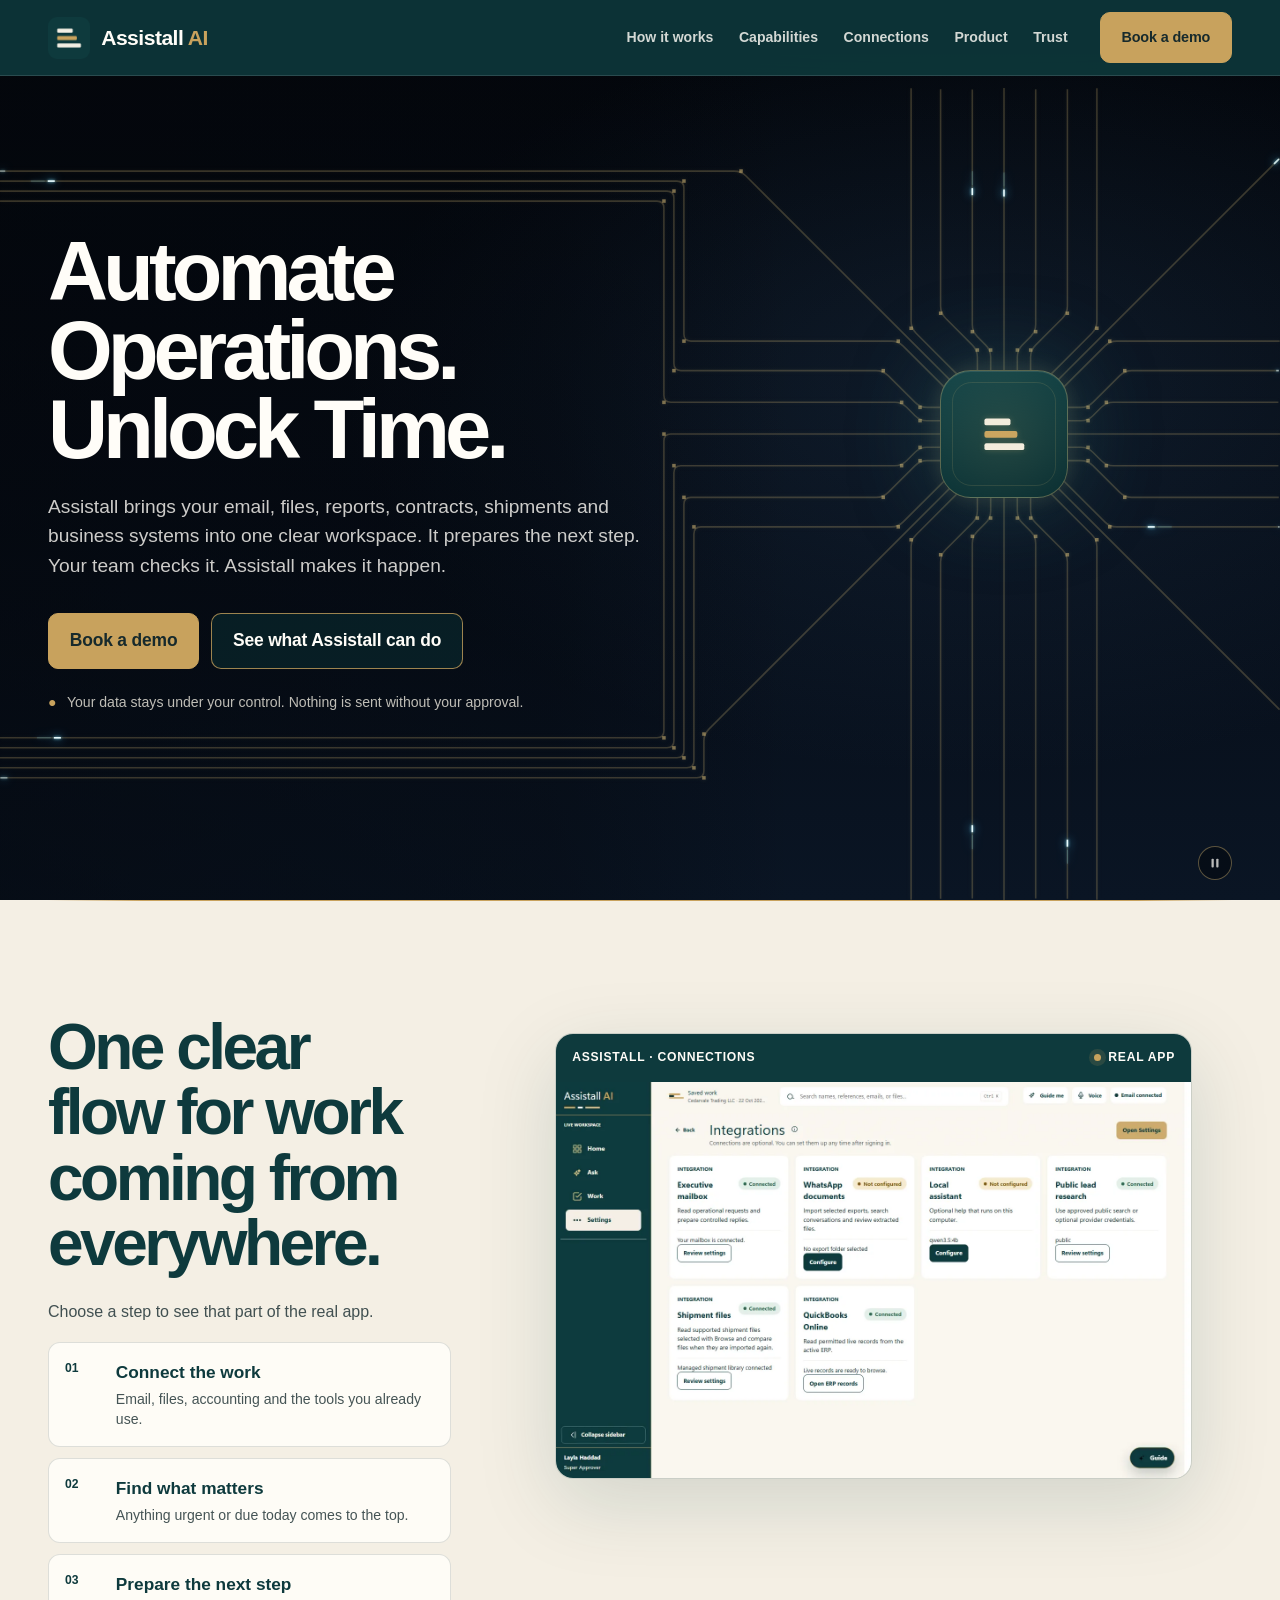
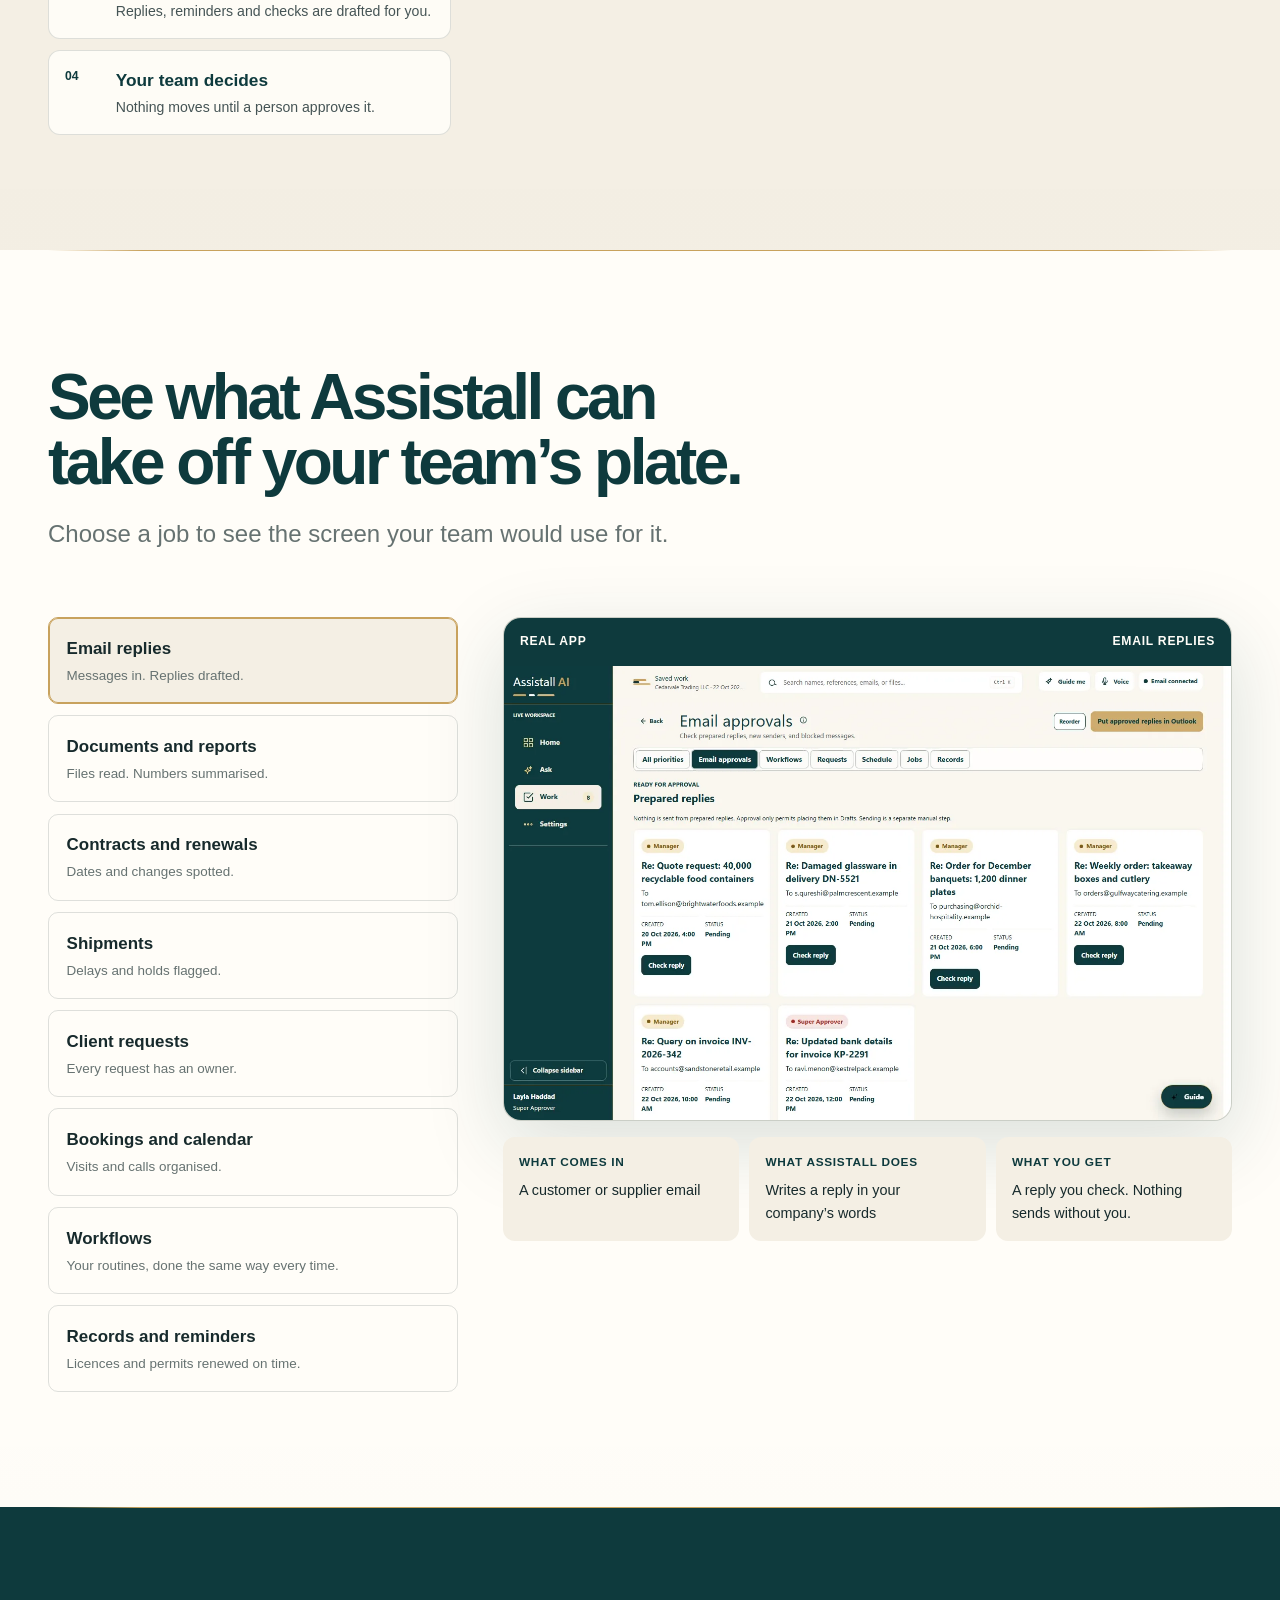
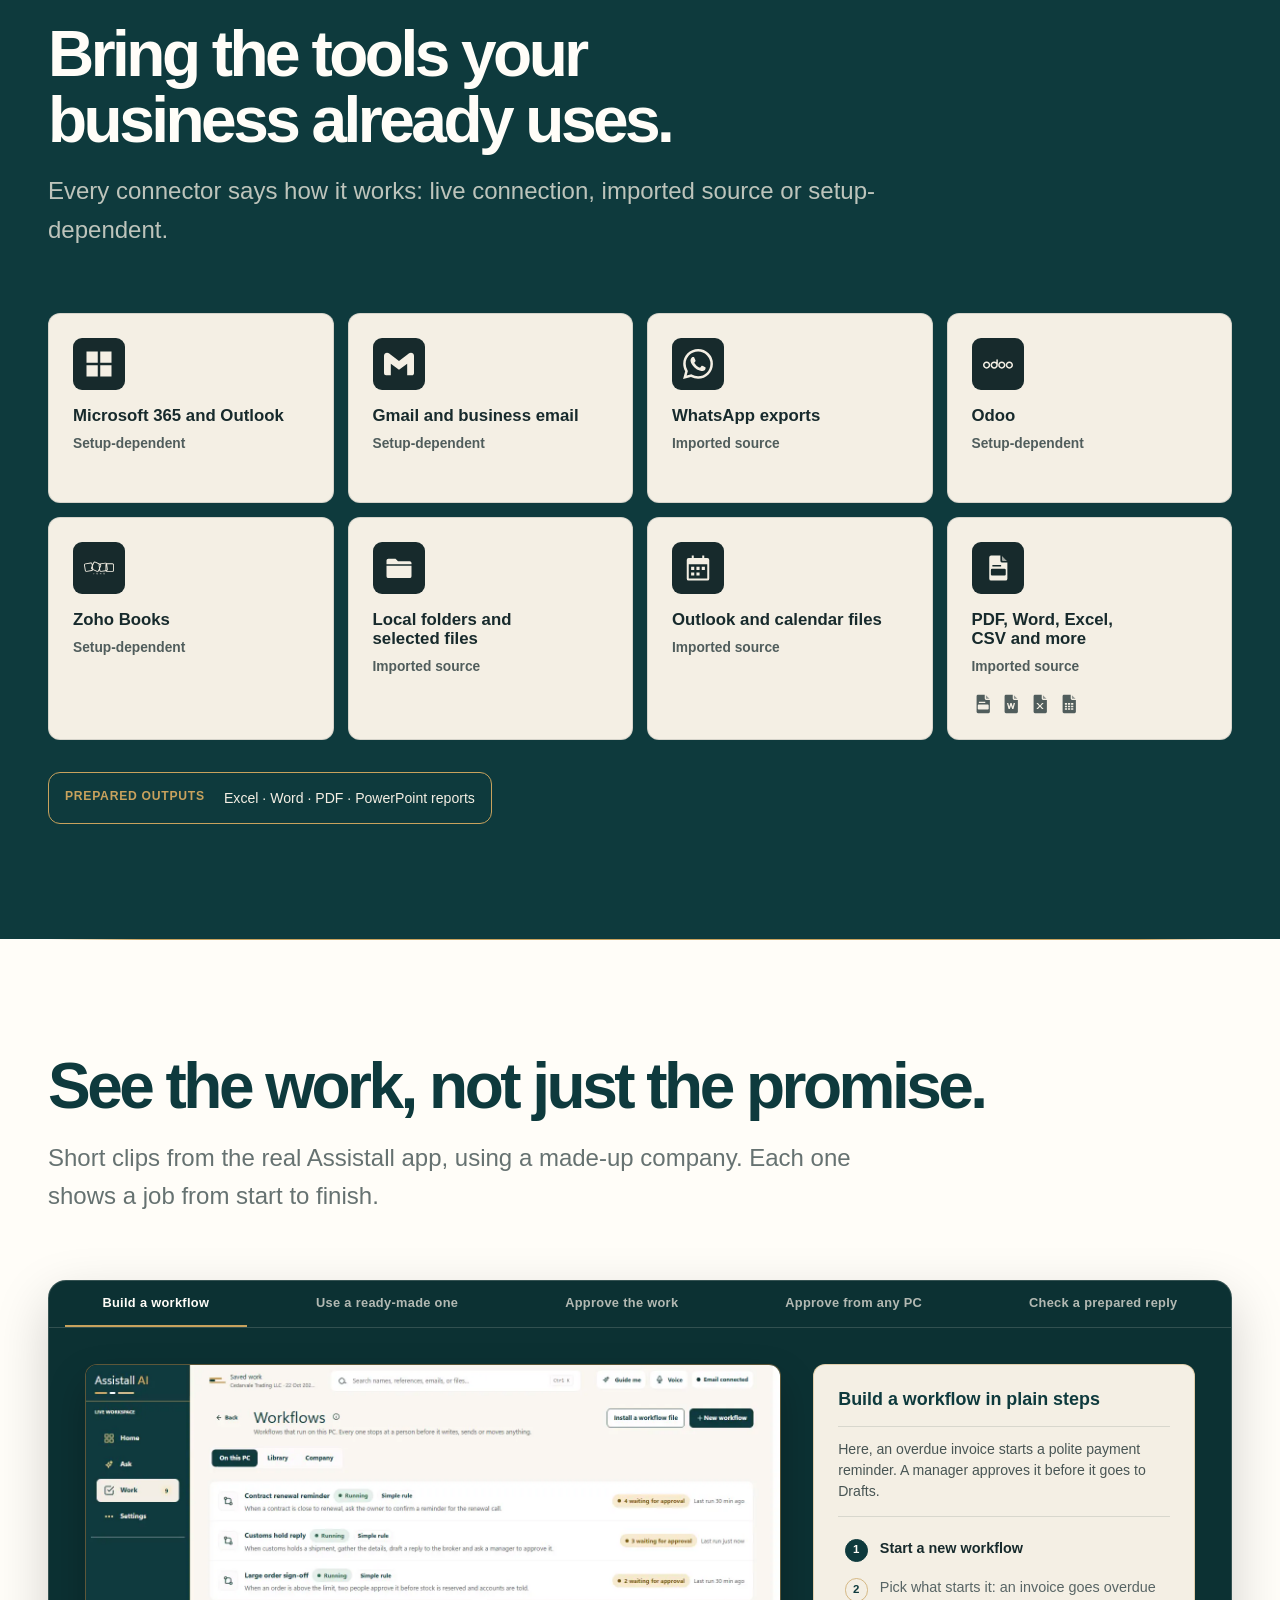
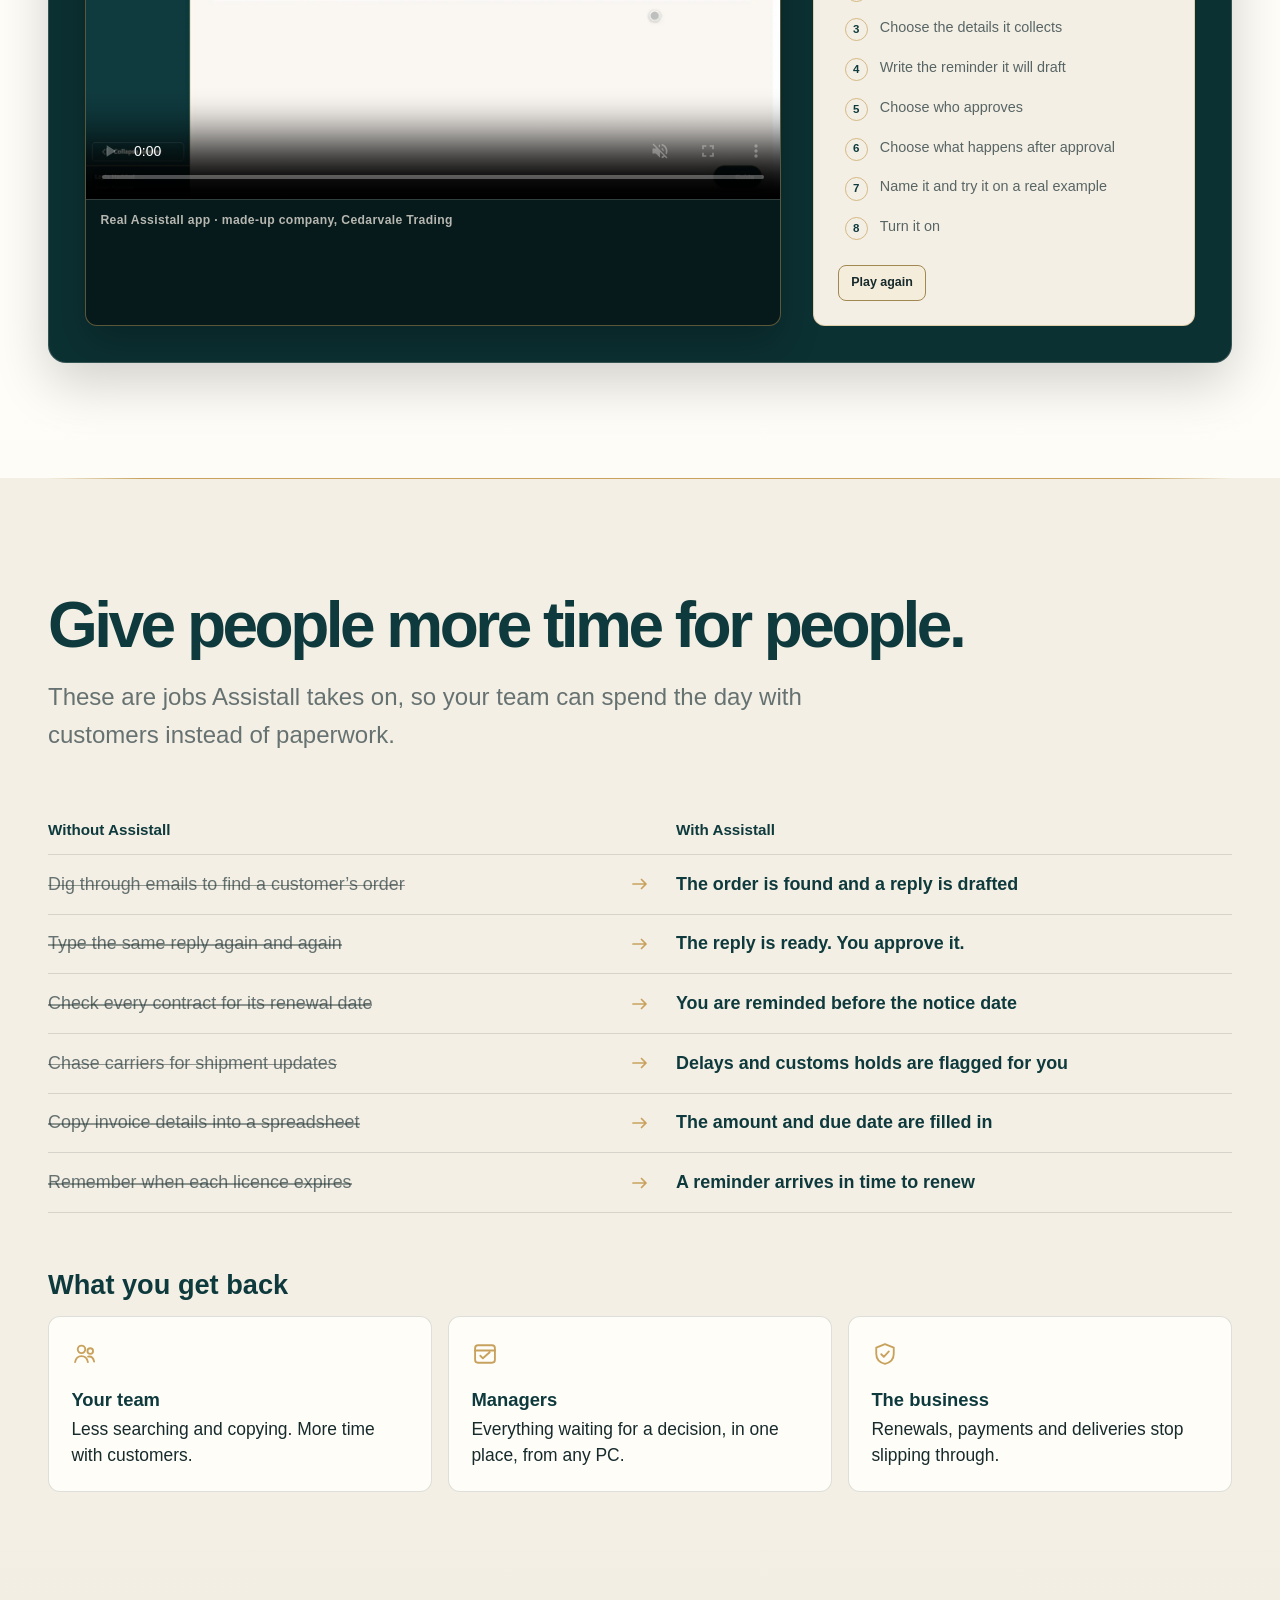
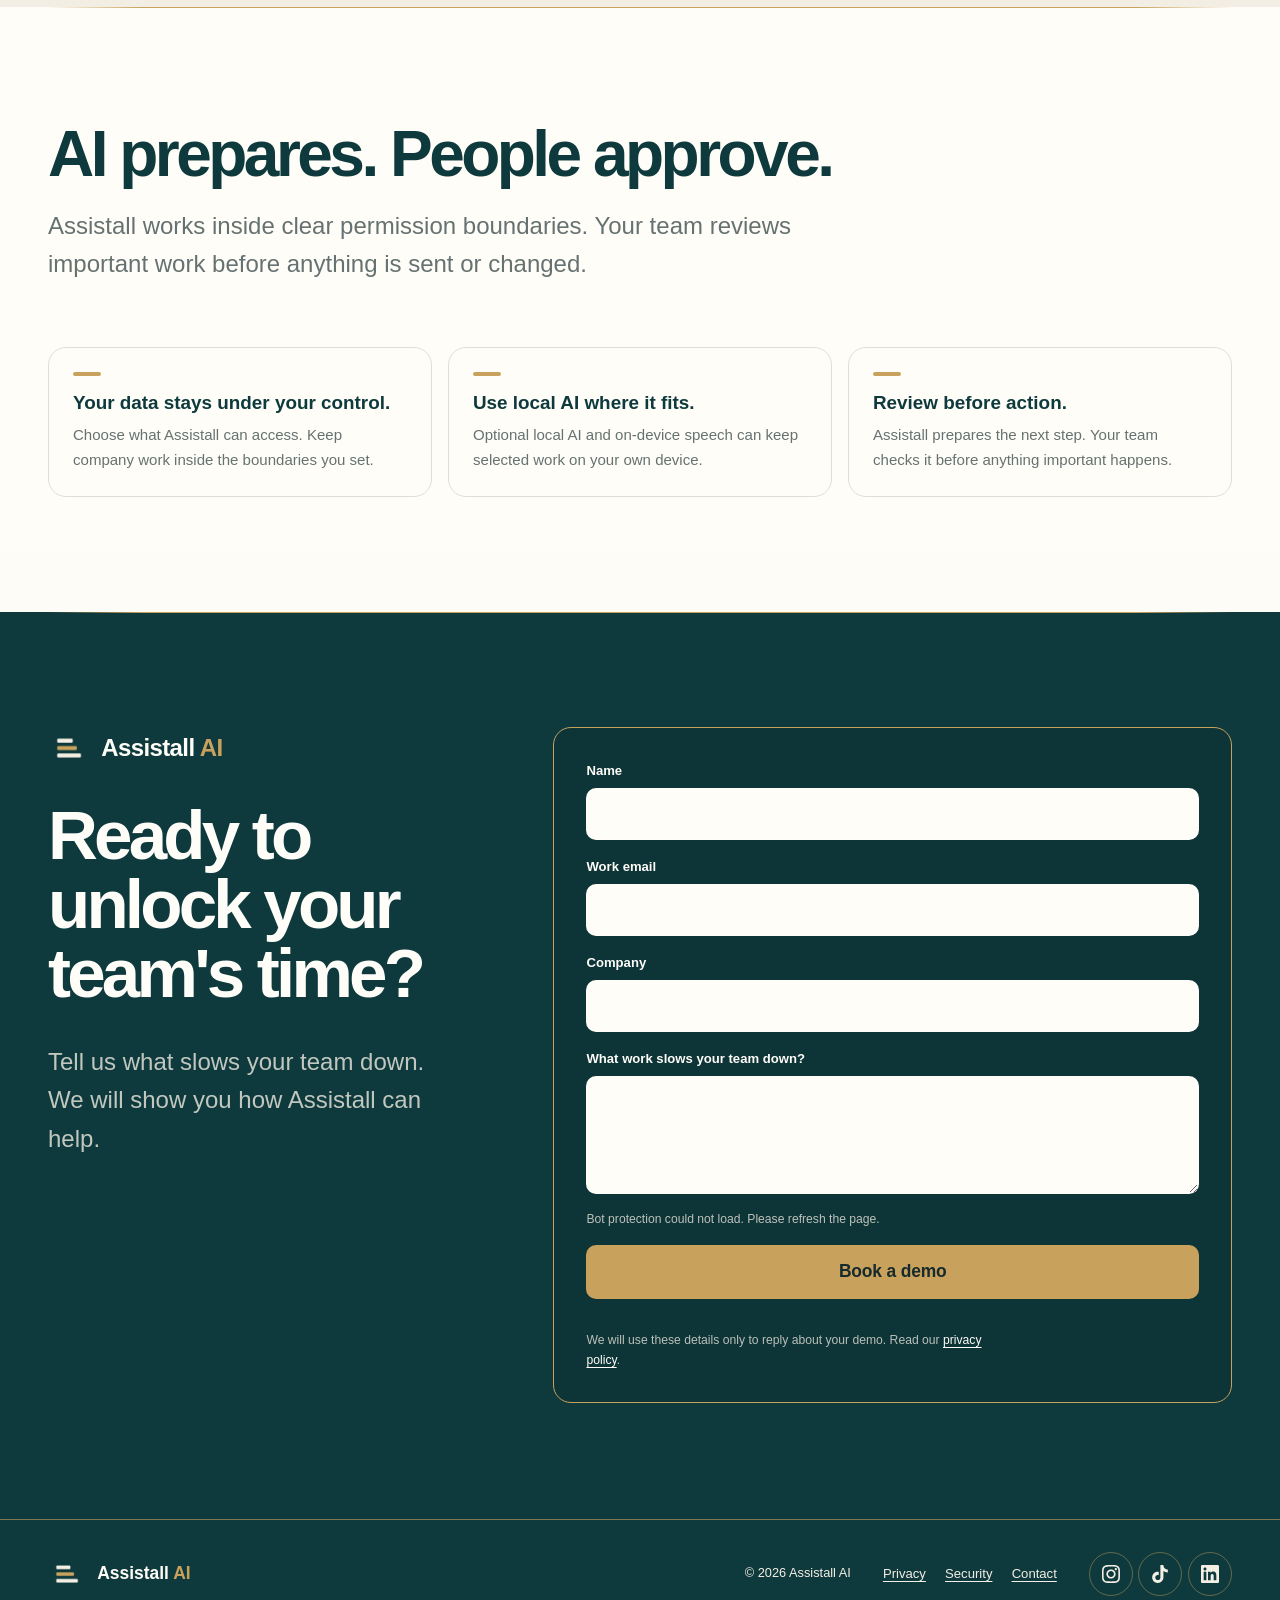
<file: index.html>
<!doctype html>
<html lang="en">
<head>
  <meta charset="utf-8">
  <meta name="viewport" content="width=device-width, initial-scale=1">
  <title>Assistall AI — Automate Operations. Unlock Time.</title>
  <meta name="description" content="Automate Operations. Unlock Time. Assistall takes on the routine work across your email, files, reports, contracts, shipments and business systems, and your team checks every important next step.">
  <meta property="og:title" content="Assistall AI — Automate Operations. Unlock Time.">
  <meta property="og:description" content="Automate Operations. Unlock Time. AI prepares the work. People approve it.">
  <meta property="og:type" content="website">
  <meta property="og:url" content="https://assistall.ai/">
  <meta property="og:site_name" content="Assistall AI">
  <!-- Share card: rebuild with node tools/social-card/build.mjs. A changed picture needs a new file name, because LinkedIn caches it by address. -->
  <meta property="og:image" content="https://assistall.ai/assets/social-share.png">
  <meta property="og:image:type" content="image/png">
  <meta property="og:image:width" content="1200">
  <meta property="og:image:height" content="627">
  <meta property="og:image:alt" content="Assistall AI. Automate Operations. Unlock Time. AI prepares. People approve.">
  <meta name="twitter:card" content="summary_large_image">
  <meta name="theme-color" content="#0E3A3D">
  <!-- Public Turnstile site key (widget "Assistall website demo form", hostnames assistall.ai and www.assistall.ai). The secret lives only in the cPanel secrets file. -->
  <meta name="assistall-turnstile-sitekey" content="0x4AAAAAAFdwA9eJe6eHpIoW">
  <link rel="icon" href="assets/favicon.ico" sizes="any">
  <link rel="apple-touch-icon" href="assets/apple-touch-icon.png">
  <link rel="manifest" href="assets/site.webmanifest">
  <link rel="stylesheet" href="assets/brand.css?v=20261019a">
  <link rel="stylesheet" href="assets/page.css?v=20261116b">
</head>
<body>
  <a class="skip-link" href="#main">Skip to main content</a>

  <header class="site-header">
    <div class="wrap header-inner">
      <a class="wordmark" href="/" aria-label="Assistall AI home">
        <img src="assets/apple-touch-icon.png" alt="" width="42" height="42">
        <span>Assistall <b>AI</b></span>
      </a>
      <button class="nav-toggle" type="button" aria-expanded="false" aria-controls="primary-navigation" data-nav-toggle hidden>Menu<span aria-hidden="true" class="nav-toggle__chevron"></span></button>
      <nav class="site-nav" id="primary-navigation" aria-label="Primary navigation">
        <a href="#how-it-works" data-scroll-link>How it works</a>
        <a href="#capabilities" data-scroll-link>Capabilities</a>
        <a href="#connections" data-scroll-link>Connections</a>
        <a href="#product" data-scroll-link>Product</a>
        <a href="#trust" data-scroll-link>Trust</a>
      </nav>
      <a class="button button--primary header-action" href="#demo" data-scroll-link>Book a demo</a>
    </div>
  </header>

  <main id="main">
    <section class="hero" aria-labelledby="hero-title">
      <div class="hero-signal" data-hero-signal aria-hidden="true">
        <svg class="hero-signal__map" data-hero-signal-map focusable="false"></svg>
        <div class="hero-hub" data-hero-hub><svg class="hero-hub__mark" viewBox="0 0 512 512" focusable="false"><rect x="112" y="142" width="189" height="49" rx="14"/><rect class="hero-hub__bar--brass" x="112" y="232" width="239" height="49" rx="14"/><rect x="112" y="322" width="289" height="49" rx="14"/></svg></div>
      </div>
      <div class="hero__film" aria-hidden="true"></div>
      <button class="hero-pause" type="button" data-hero-pause aria-pressed="false" aria-label="Pause the background animation" hidden><svg class="hero-pause__pause" viewBox="0 0 16 16" aria-hidden="true" focusable="false"><rect x="4" y="3" width="2.6" height="10" rx="1"/><rect x="9.4" y="3" width="2.6" height="10" rx="1"/></svg><svg class="hero-pause__play" viewBox="0 0 16 16" aria-hidden="true" focusable="false"><path d="M5 3.2v9.6a.6.6 0 0 0 .9.5l7.6-4.8a.6.6 0 0 0 0-1L5.9 2.7a.6.6 0 0 0-.9.5z"/></svg></button>

      <div class="wrap hero-grid">
        <div class="hero-copy" data-reveal>
          <h1 id="hero-title">Automate Operations. Unlock Time.</h1>
          <p class="hero-lede">Assistall brings your email, files, reports, contracts, shipments and business systems into one clear workspace. It prepares the next step. Your team checks it. Assistall makes it happen.</p>
          <div class="button-row" aria-label="Hero actions">
            <a class="button button--primary" href="#demo" data-scroll-link>Book a demo</a>
            <a class="button button--outline" href="#capabilities" data-scroll-link>See what Assistall can do</a>
          </div>
          <p class="trust-line"><span aria-hidden="true">●</span> Your data stays under your control. Nothing is sent without your approval.</p>
        </div>
      </div>
    </section>

    <section id="how-it-works" class="story-section story-section--limestone" aria-labelledby="work-story-title">
      <div class="operational-current" aria-hidden="true"></div>
      <div class="wrap section-grid section-grid--workday" data-flow-switcher>
        <div class="section-copy" data-reveal>
          <h2 id="work-story-title">One clear flow for work coming from everywhere.</h2>
          <p class="flow-hint">Choose a step to see that part of the real app.</p>
          <ol class="workday-steps" role="tablist" aria-label="How Assistall works, step by step" aria-orientation="vertical">
            <li role="presentation"><button id="flow-tab-connect" type="button" role="tab" aria-selected="true" aria-controls="flow-panel" tabindex="0" data-flow-step="connect"><span class="workday-steps__number">01</span><span class="workday-steps__text"><strong>Connect the work</strong><span>Email, files, accounting and the tools you already use.</span></span></button></li>
            <li role="presentation"><button id="flow-tab-find" type="button" role="tab" aria-selected="false" aria-controls="flow-panel" tabindex="-1" data-flow-step="find"><span class="workday-steps__number">02</span><span class="workday-steps__text"><strong>Find what matters</strong><span>Anything urgent or due today comes to the top.</span></span></button></li>
            <li role="presentation"><button id="flow-tab-prepare" type="button" role="tab" aria-selected="false" aria-controls="flow-panel" tabindex="-1" data-flow-step="prepare"><span class="workday-steps__number">03</span><span class="workday-steps__text"><strong>Prepare the next step</strong><span>Replies, reminders and checks are drafted for you.</span></span></button></li>
            <li role="presentation"><button id="flow-tab-decide" type="button" role="tab" aria-selected="false" aria-controls="flow-panel" tabindex="-1" data-flow-step="decide"><span class="workday-steps__number">04</span><span class="workday-steps__text"><strong>Your team decides</strong><span>Nothing moves until a person approves it.</span></span></button></li>
          </ol>
        </div>
        <figure id="flow-panel" class="product-window product-window--sticky" role="tabpanel" aria-labelledby="flow-tab-connect" data-reveal>
          <figcaption><span>Assistall · <span data-flow-caption>Connections</span></span><span class="live-dot">Real app</span></figcaption>
          <div class="shot-frame"><img src="assets/media/showcase/flow-connect.webp" alt="The Assistall Integrations screen: the mailbox, shipment files, QuickBooks Online and lead research are connected" width="1440" height="900" data-flow-image></div><a class="shot-open" href="assets/media/showcase/flow-connect.webp" target="_blank" rel="noopener" data-flow-open>Open the full screen <svg width="16" height="16" viewBox="0 0 16 16" aria-hidden="true" focusable="false"><path d="M3 8h9M8.5 4.5 12 8l-3.5 3.5" fill="none" stroke="currentColor" stroke-width="1.6" stroke-linecap="round" stroke-linejoin="round"/></svg></a>
        </figure>
      </div>
    </section>

    <section id="capabilities" class="story-section capabilities" aria-labelledby="capabilities-title" data-capability-switcher>
      <div class="operational-current" aria-hidden="true"></div>
      <div class="wrap">
        <header class="section-heading" data-reveal>
          <h2 id="capabilities-title">See what Assistall can take off your team’s plate.</h2>
          <p>Choose a job to see the screen your team would use for it.</p>
        </header>
        <div class="capability-experience">
          <div class="capability-controls" role="tablist" aria-label="What Assistall can do" aria-orientation="vertical" data-reveal>
            <button id="capability-tab-inbox" type="button" role="tab" aria-controls="capability-panel" aria-selected="true" tabindex="0" data-capability-id="inbox"><strong>Email replies</strong><span>Messages in. Replies drafted.</span></button>
            <button id="capability-tab-files" type="button" role="tab" aria-controls="capability-panel" aria-selected="false" tabindex="-1" data-capability-id="files"><strong>Documents and reports</strong><span>Files read. Numbers summarised.</span></button>
            <button id="capability-tab-contracts" type="button" role="tab" aria-controls="capability-panel" aria-selected="false" tabindex="-1" data-capability-id="contracts"><strong>Contracts and renewals</strong><span>Dates and changes spotted.</span></button>
            <button id="capability-tab-shipments" type="button" role="tab" aria-controls="capability-panel" aria-selected="false" tabindex="-1" data-capability-id="shipments"><strong>Shipments</strong><span>Delays and holds flagged.</span></button>
            <button id="capability-tab-clients" type="button" role="tab" aria-controls="capability-panel" aria-selected="false" tabindex="-1" data-capability-id="clients"><strong>Client requests</strong><span>Every request has an owner.</span></button>
            <button id="capability-tab-booking" type="button" role="tab" aria-controls="capability-panel" aria-selected="false" tabindex="-1" data-capability-id="booking"><strong>Bookings and calendar</strong><span>Visits and calls organised.</span></button>
            <button id="capability-tab-workflows" type="button" role="tab" aria-controls="capability-panel" aria-selected="false" tabindex="-1" data-capability-id="workflows"><strong>Workflows</strong><span>Your routines, done the same way every time.</span></button>
            <button id="capability-tab-records" type="button" role="tab" aria-controls="capability-panel" aria-selected="false" tabindex="-1" data-capability-id="records"><strong>Records and reminders</strong><span>Licences and permits renewed on time.</span></button>
          </div>
          <div id="capability-panel" class="capability-evidence" role="tabpanel" aria-labelledby="capability-tab-inbox" data-reveal>
            <div class="product-window">
              <div class="product-window__bar"><span>Real app</span><span data-capability-title>Email replies</span></div>
              <div class="shot-frame"><img src="assets/media/showcase/cap-inbox.webp" alt="Prepared email replies waiting for approval, one card per customer email" width="1440" height="900" data-capability-image></div><a class="shot-open" href="assets/media/showcase/cap-inbox.webp" target="_blank" rel="noopener" data-capability-open>Open the full screen <svg width="16" height="16" viewBox="0 0 16 16" aria-hidden="true" focusable="false"><path d="M3 8h9M8.5 4.5 12 8l-3.5 3.5" fill="none" stroke="currentColor" stroke-width="1.6" stroke-linecap="round" stroke-linejoin="round"/></svg></a>
            </div>
            <dl class="capability-outcome">
              <div><dt>What comes in</dt><dd data-capability-input>A customer or supplier email</dd></div>
              <div><dt>What Assistall does</dt><dd data-capability-preparation>Writes a reply in your company’s words</dd></div>
              <div><dt>What you get</dt><dd data-capability-result>A reply you check. Nothing sends without you.</dd></div>
            </dl>
          </div>
        </div>
      </div>
    </section>

    <section id="connections" class="story-section connections" aria-labelledby="connections-title">
      <div class="operational-current" aria-hidden="true"></div>
      <div class="wrap">
        <header class="section-heading section-heading--dark" data-reveal>
          <h2 id="connections-title">Bring the tools your business already uses.</h2>
          <p>Every connector says how it works: live connection, imported source or setup-dependent.</p>
        </header>
        <div class="connector-grid" data-reveal tabindex="0" aria-label="Tools and file types supported by Assistall">
          <article class="connector-card">
            <div class="connector-card__mark" aria-hidden="true"><span class="connector-mark" data-connector-mark="microsoft"><svg class="connector-mark__svg" viewBox="0 0 24 24"><path d="M2 2h9v9H2zm11 0h9v9h-9zM2 13h9v9H2zm11 0h9v9h-9z"/></svg></span></div>
            <div class="connector-card__copy"><h3>Microsoft 365 and Outlook</h3><p>Setup-dependent</p></div>
          </article>
          <article class="connector-card">
            <div class="connector-card__mark" aria-hidden="true"><span class="connector-mark" data-connector-mark="gmail"><svg class="connector-mark__svg" viewBox="0 0 24 24"><path d="M24 5.457v13.909c0 .904-.732 1.636-1.636 1.636h-3.819V11.73L12 16.64l-6.545-4.91v9.273H1.636A1.636 1.636 0 0 1 0 19.366V5.457c0-2.023 2.309-3.178 3.927-1.964L5.455 4.64 12 9.548l6.545-4.91 1.528-1.145C21.69 2.28 24 3.434 24 5.457z"/></svg></span></div>
            <div class="connector-card__copy"><h3>Gmail and business email</h3><p>Setup-dependent</p></div>
          </article>
          <article class="connector-card is-imported">
            <div class="connector-card__mark" aria-hidden="true"><span class="connector-mark" data-connector-mark="whatsapp"><svg class="connector-mark__svg" viewBox="0 0 24 24"><path d="M17.472 14.382c-.297-.149-1.758-.867-2.03-.967-.273-.099-.471-.148-.67.15-.197.297-.767.966-.94 1.164-.173.199-.347.223-.644.075-.297-.15-1.255-.463-2.39-1.475-.883-.788-1.48-1.761-1.653-2.059-.173-.297-.018-.458.13-.606.134-.133.298-.347.446-.52.149-.174.198-.298.298-.497.099-.198.05-.371-.025-.52-.075-.149-.669-1.612-.916-2.207-.242-.579-.487-.5-.669-.51-.173-.008-.371-.01-.57-.01-.198 0-.52.074-.792.372-.272.297-1.04 1.016-1.04 2.479 0 1.462 1.065 2.875 1.213 3.074.149.198 2.096 3.2 5.077 4.487.709.306 1.262.489 1.694.625.712.227 1.36.195 1.871.118.571-.085 1.758-.719 2.006-1.413.248-.694.248-1.289.173-1.413-.074-.124-.272-.198-.57-.347m-5.421 7.403h-.004a9.87 9.87 0 01-5.031-1.378l-.361-.214-3.741.982.998-3.648-.235-.374a9.86 9.86 0 01-1.51-5.26c.001-5.45 4.436-9.884 9.888-9.884 2.64 0 5.122 1.03 6.988 2.898a9.825 9.825 0 012.893 6.994c-.003 5.45-4.437 9.884-9.885 9.884m8.413-18.297A11.815 11.815 0 0012.05 0C5.495 0 .16 5.335.157 11.892c0 2.096.547 4.142 1.588 5.945L.057 24l6.305-1.654a11.882 11.882 0 005.683 1.448h.005c6.554 0 11.89-5.335 11.893-11.893a11.821 11.821 0 00-3.48-8.413Z"/></svg></span></div>
            <div class="connector-card__copy"><h3>WhatsApp exports</h3><p>Imported source</p></div>
          </article>
          <article class="connector-card">
            <div class="connector-card__mark" aria-hidden="true"><span class="connector-mark" data-connector-mark="odoo"><svg class="connector-mark__svg" viewBox="0 0 24 24"><path d="M21.1002 15.7957c-1.6015 0-2.8997-1.2983-2.8997-2.8998s1.2983-2.8997 2.8997-2.8997c1.6015 0 2.8998 1.2982 2.8998 2.8997 0 1.5999-1.2979 2.8998-2.8998 2.8998zm0-1.2c.9388.0006 1.7003-.7601 1.7008-1.6989.0004-.9388-.7602-1.7003-1.699-1.7007h-.0018c-.9388.0004-1.6994.7619-1.699 1.7007.0005.9381.761 1.6985 1.699 1.699zm-6.0655 1.2c-1.6014 0-2.8997-1.2983-2.8997-2.8998s1.2983-2.8997 2.8997-2.8997c1.6015 0 2.8998 1.2982 2.8998 2.8997 0 1.5999-1.2999 2.8998-2.8998 2.8998zm0-1.2c.9389.0006 1.7003-.7601 1.7008-1.6989.0005-.9388-.7602-1.7003-1.699-1.7007h-.0018c-.9388.0004-1.6994.7619-1.699 1.7007.0005.9381.761 1.6985 1.699 1.699zM11.865 12.858c0 1.6199-1.2979 2.9378-2.8977 2.9378s-2.8998-1.314-2.8998-2.9358 1.1799-2.8597 2.8998-2.8597c.6359 0 1.2239.134 1.6998.484v-1.68a.6.6 0 0 1 1.2 0v4.0537h-.002zm-2.8977 1.7399c.9388.0005 1.7002-.7602 1.7007-1.699.0005-.9388-.7602-1.7003-1.699-1.7007h-.0017c-.9389.0004-1.6995.7619-1.699 1.7007.0004.9381.7608 1.6985 1.699 1.699zm-6.0675 1.1979C1.2983 15.7957 0 14.4974 0 12.8959s1.2983-2.8997 2.8998-2.8997 2.8997 1.2982 2.8997 2.8997c0 1.5999-1.2999 2.8998-2.8997 2.8998zm0-1.2c.9388.0006 1.7002-.7601 1.7007-1.699.0005-.9387-.7602-1.7002-1.699-1.7006h-.0017c-.9388.0004-1.6995.7619-1.699 1.7007.0004.9381.7608 1.6985 1.699 1.699z"/></svg></span></div>
            <div class="connector-card__copy"><h3>Odoo</h3><p>Setup-dependent</p></div>
          </article>
          <article class="connector-card">
            <div class="connector-card__mark" aria-hidden="true"><span class="connector-mark" data-connector-mark="zoho"><svg class="connector-mark__svg" viewBox="0 0 24 24"><path d="M8.66 6.897a1.299 1.299 0 0 0-1.205.765l-.642 1.44-.062-.385A1.291 1.291 0 0 0 5.27 7.648l-4.185.678A1.291 1.291 0 0 0 .016 9.807l.678 4.18a1.293 1.293 0 0 0 1.27 1.087c.074 0 .143-.01.216-.017l4.18-.678c.436-.07.784-.351.96-.723l2.933 1.307a1.304 1.304 0 0 0 .988.026c.321-.12.575-.365.716-.678l.28-.629.038.276a1.297 1.297 0 0 0 1.455 1.103l3.712-.501a1.29 1.29 0 0 0 1.03.514h4.236c.713 0 1.29-.58 1.291-1.291V9.545c0-.712-.58-1.291-1.291-1.291h-4.236c-.079 0-.155.008-.23.022a1.309 1.309 0 0 0-.275-.288c-.275-.21-.614-.3-.958-.253l-4.197.571c-.155.021-.3.07-.432.14L9.159 7.01a1.27 1.27 0 0 0-.499-.113zm-.025.705c.077 0 .159.013.24.052l2.971 1.324c-.128.238-.18.508-.142.782l.357 2.596h.002l-.745 1.672a.59.59 0 0 1-.777.296l-3.107-1.385-.004-.041-.41-2.526L8.1 7.95a.589.589 0 0 1 .536-.348zm-3.159.733c.125 0 .245.039.343.112.13.09.21.227.237.382l.234 1.446-.56 1.259a1.27 1.27 0 0 0-.026.987c.12.322.364.575.678.717l.295.131a.585.585 0 0 1-.428.314l-4.185.678a.59.59 0 0 1-.674-.485l-.678-4.18a.588.588 0 0 1 .485-.674l4.185-.678c.03-.004.064-.01.094-.01zm11.705.09a.59.59 0 0 1 .415.173 1.287 1.287 0 0 0-.416.947v4.237c0 .033.003.065.005.097l-3.55.482a.586.586 0 0 1-.66-.502l-.191-1.403.899-2.017a1.29 1.29 0 0 0-.333-1.5l3.754-.51c.026-.004.051-.004.077-.004zm1.3.532h4.227c.326 0 .588.266.588.588v4.237a.589.589 0 0 1-.588.588h-4.237a.564.564 0 0 1-.12-.013c.47-.246.758-.765.684-1.318zm-5.988.309.254.113c.296.133.43.48.296.777l-.432.97-.207-1.465a.58.58 0 0 1 .09-.395zm5.39.538.453 3.325a.583.583 0 0 1-.453.65zM6.496 11.545l.17 1.052a.588.588 0 0 1-.293-.776zm3.985 4.344a.588.588 0 0 0-.612.603c0 .358.244.61.601.61a.582.582 0 0 0 .607-.608c0-.35-.242-.605-.596-.605zm5.545 0a.588.588 0 0 0-.612.603c0 .358.245.61.602.61a.582.582 0 0 0 .606-.608c0-.35-.24-.605-.596-.605zm-8.537.018a.047.047 0 0 0-.048.047v.085c0 .026.021.047.048.047h.52l-.623.9a.052.052 0 0 0-.009.027v.027c0 .026.021.047.048.047h.815a.047.047 0 0 0 .047-.047v-.085a.047.047 0 0 0-.047-.047h-.55l.606-.9a.05.05 0 0 0 .008-.026v-.028a.047.047 0 0 0-.047-.047zm5.303 0a.047.047 0 0 0-.047.047v1.086c0 .026.02.047.047.047h.135a.047.047 0 0 0 .047-.047v-.454h.545v.454c0 .026.02.047.047.047h.134a.047.047 0 0 0 .047-.047v-1.086a.047.047 0 0 0-.047-.047h-.134a.047.047 0 0 0-.047.047v.453h-.545v-.453a.047.047 0 0 0-.047-.047zm-2.324.164c.25 0 .372.194.372.425 0 .219-.109.425-.358.426-.242 0-.375-.197-.375-.419 0-.235.108-.432.36-.432zm5.545 0c.25 0 .372.194.372.425 0 .219-.108.425-.358.426-.242 0-.374-.197-.374-.419 0-.235.108-.432.36-.432z"/></svg></span></div>
            <div class="connector-card__copy"><h3>Zoho Books</h3><p>Setup-dependent</p></div>
          </article>
          <article class="connector-card is-imported">
            <div class="connector-card__mark" aria-hidden="true"><span class="connector-mark" data-connector-mark="folder"><svg class="connector-mark__svg" viewBox="0 0 24 24"><path fill-rule="evenodd" d="M3.5 4.5H9.2L11.2 6.5H20.5A1.5 1.5 0 0 1 22 8V18.5A1.5 1.5 0 0 1 20.5 20H3.5A1.5 1.5 0 0 1 2 18.5V6A1.5 1.5 0 0 1 3.5 4.5ZM2 8.9H22V10.1H2Z"/></svg></span></div>
            <div class="connector-card__copy"><h3>Local folders and selected files</h3><p>Imported source</p></div>
          </article>
          <article class="connector-card is-imported">
            <div class="connector-card__mark" aria-hidden="true"><span class="connector-mark" data-connector-mark="calendar"><svg class="connector-mark__svg" viewBox="0 0 24 24"><path fill-rule="evenodd" d="M7 2H8.6V4H15.4V2H17V4H19.5A1.5 1.5 0 0 1 21 5.5V20.5A1.5 1.5 0 0 1 19.5 22H4.5A1.5 1.5 0 0 1 3 20.5V5.5A1.5 1.5 0 0 1 4.5 4H7ZM4.6 9V20.4H19.4V9ZM6.5 11H9V13.5H6.5ZM10.75 11H13.25V13.5H10.75ZM15 11H17.5V13.5H15ZM6.5 15.5H9V18H6.5ZM10.75 15.5H13.25V18H10.75Z"/></svg></span></div>
            <div class="connector-card__copy"><h3>Outlook and calendar files</h3><p>Imported source</p></div>
          </article>
          <article class="connector-card is-imported">
            <div class="connector-card__mark" aria-hidden="true"><span class="connector-mark" data-connector-mark="pdf"><svg class="connector-mark__svg" viewBox="0 0 24 24"><path fill-rule="evenodd" d="M6.5 2h7.4v4.1a1.5 1.5 0 0 0 1.5 1.5h4.1v12.9A1.5 1.5 0 0 1 18 22H6.5A1.5 1.5 0 0 1 5 20.5v-17A1.5 1.5 0 0 1 6.5 2zM7.5 9.6H14.5V10.8H7.5ZM7.2 12.6H17.3A.9.9 0 0 1 18.2 13.5V17.1A.9.9 0 0 1 17.3 18H7.2A.9.9 0 0 1 6.3 17.1V13.5A.9.9 0 0 1 7.2 12.6Z"/><path d="M15.2 2.4 19.1 6.3h-3.2a.7.7 0 0 1-.7-.7z" opacity=".6"/></svg></span></div>
            <div class="connector-card__copy"><h3>PDF, Word, Excel, CSV and more</h3><p>Imported source</p></div>
            <div class="connector-card__formats" aria-hidden="true">
              <span class="connector-mark" data-connector-mark="pdf"><svg class="connector-mark__svg" viewBox="0 0 24 24"><path fill-rule="evenodd" d="M6.5 2h7.4v4.1a1.5 1.5 0 0 0 1.5 1.5h4.1v12.9A1.5 1.5 0 0 1 18 22H6.5A1.5 1.5 0 0 1 5 20.5v-17A1.5 1.5 0 0 1 6.5 2zM7.5 9.6H14.5V10.8H7.5ZM7.2 12.6H17.3A.9.9 0 0 1 18.2 13.5V17.1A.9.9 0 0 1 17.3 18H7.2A.9.9 0 0 1 6.3 17.1V13.5A.9.9 0 0 1 7.2 12.6Z"/><path d="M15.2 2.4 19.1 6.3h-3.2a.7.7 0 0 1-.7-.7z" opacity=".6"/></svg></span>
              <span class="connector-mark" data-connector-mark="word"><svg class="connector-mark__svg" viewBox="0 0 24 24"><path fill-rule="evenodd" d="M6.5 2h7.4v4.1a1.5 1.5 0 0 0 1.5 1.5h4.1v12.9A1.5 1.5 0 0 1 18 22H6.5A1.5 1.5 0 0 1 5 20.5v-17A1.5 1.5 0 0 1 6.5 2zM7.6 11H9.1L10.05 15.1L11.3 11H12.7L13.95 15.1L14.9 11H16.4L14.65 17.5H13.25L12 13.5L10.75 17.5H9.35Z"/><path d="M15.2 2.4 19.1 6.3h-3.2a.7.7 0 0 1-.7-.7z" opacity=".6"/></svg></span>
              <span class="connector-mark" data-connector-mark="excel"><svg class="connector-mark__svg" viewBox="0 0 24 24"><path fill-rule="evenodd" d="M6.5 2h7.4v4.1a1.5 1.5 0 0 0 1.5 1.5h4.1v12.9A1.5 1.5 0 0 1 18 22H6.5A1.5 1.5 0 0 1 5 20.5v-17A1.5 1.5 0 0 1 6.5 2zM8 11H9.8L12 13.55L14.2 11H16L12.9 14.25L16 17.5H14.2L12 14.95L9.8 17.5H8L11.1 14.25Z"/><path d="M15.2 2.4 19.1 6.3h-3.2a.7.7 0 0 1-.7-.7z" opacity=".6"/></svg></span>
              <span class="connector-mark" data-connector-mark="csv"><svg class="connector-mark__svg" viewBox="0 0 24 24"><path fill-rule="evenodd" d="M6.5 2h7.4v4.1a1.5 1.5 0 0 0 1.5 1.5h4.1v12.9A1.5 1.5 0 0 1 18 22H6.5A1.5 1.5 0 0 1 5 20.5v-17A1.5 1.5 0 0 1 6.5 2zM7.5 11H9.9V12.8H7.5ZM10.9 11H13.3V12.8H10.9ZM14.3 11H16.7V12.8H14.3ZM7.5 13.8H9.9V15.6H7.5ZM10.9 13.8H13.3V15.6H10.9ZM14.3 13.8H16.7V15.6H14.3ZM7.5 16.6H9.9V18.4H7.5ZM10.9 16.6H13.3V18.4H10.9ZM14.3 16.6H16.7V18.4H14.3Z"/><path d="M15.2 2.4 19.1 6.3h-3.2a.7.7 0 0 1-.7-.7z" opacity=".6"/></svg></span>
            </div>
          </article>
        </div>
        <p class="prepared-outputs" data-reveal><strong>Prepared outputs</strong><span>Excel · Word · PDF · PowerPoint reports</span></p>
      </div>
    </section>

    <section id="product" class="story-section product-evidence" aria-labelledby="product-title">
      <div class="operational-current" aria-hidden="true"></div>
      <div class="wrap">
        <header class="section-heading" data-reveal>
          <h2 id="product-title">See the work, not just the promise.</h2>
          <p>Short clips from the real Assistall app, using a made-up company. Each one shows a job from start to finish.</p>
        </header>
        <div class="workflow-evidence" data-workflow-evidence>
          <div class="workflow-tabs" role="tablist" aria-label="Assistall in action">
            <button id="workflow-tab-build" type="button" role="tab" aria-selected="true" aria-controls="workflow-panel-build" tabindex="0" data-workflow-tab="build">Build a workflow</button>
            <button id="workflow-tab-library" type="button" role="tab" aria-selected="false" aria-controls="workflow-panel-library" tabindex="-1" data-workflow-tab="library">Use a ready-made one</button>
            <button id="workflow-tab-approve" type="button" role="tab" aria-selected="false" aria-controls="workflow-panel-approve" tabindex="-1" data-workflow-tab="approve">Approve the work</button>
            <button id="workflow-tab-board" type="button" role="tab" aria-selected="false" aria-controls="workflow-panel-board" tabindex="-1" data-workflow-tab="board">Approve from any PC</button>
            <button id="workflow-tab-reply" type="button" role="tab" aria-selected="false" aria-controls="workflow-panel-reply" tabindex="-1" data-workflow-tab="reply">Check a prepared reply</button>
          </div>

          <div id="workflow-panel-build" class="workflow-panel" role="tabpanel" aria-labelledby="workflow-tab-build" data-workflow-panel="build" tabindex="0">
            <figure class="workflow-media">
              <video data-workflow-video muted playsinline controls preload="metadata" poster="assets/media/workflows/build-a-workflow.webp" aria-label="Assistall workflow builder: a new workflow is built step by step, tried on an example and turned on"><source src="assets/media/workflows/build-a-workflow.mp4" type="video/mp4"></video>
              <figcaption>Real Assistall app · made-up company, Cedarvale Trading</figcaption>
            </figure>
            <article class="workflow-stage">
              <h3>Build a workflow in plain steps</h3>
              <p>Here, an overdue invoice starts a polite payment reminder. A manager approves it before it goes to Drafts.</p>
              <ol class="workflow-steps" aria-label="Steps in this clip">
                <li><button type="button" data-workflow-seek="0.2">Start a new workflow</button></li>
                <li><button type="button" data-workflow-seek="1.65">Pick what starts it: an invoice goes overdue</button></li>
                <li><button type="button" data-workflow-seek="3.26">Choose the details it collects</button></li>
                <li><button type="button" data-workflow-seek="5.1">Write the reminder it will draft</button></li>
                <li><button type="button" data-workflow-seek="12.98">Choose who approves</button></li>
                <li><button type="button" data-workflow-seek="14.42">Choose what happens after approval</button></li>
                <li><button type="button" data-workflow-seek="20.0">Name it and try it on a real example</button></li>
                <li><button type="button" data-workflow-seek="27.93">Turn it on</button></li>
              </ol>
              <button class="workflow-result" type="button" data-workflow-replay>Play again</button>
            </article>
          </div>
          <div id="workflow-panel-library" class="workflow-panel" role="tabpanel" aria-labelledby="workflow-tab-library" data-workflow-panel="library" tabindex="0" hidden>
            <figure class="workflow-media">
              <video data-workflow-video muted playsinline controls preload="metadata" poster="assets/media/workflows/ready-made-workflow.webp" aria-label="The Assistall workflow library: a trading workflow for delayed shipments is set up and turned on"><source src="assets/media/workflows/ready-made-workflow.mp4" type="video/mp4"></video>
              <figcaption>Real Assistall app · made-up company, Cedarvale Trading</figcaption>
            </figure>
            <article class="workflow-stage">
              <h3>Start from a ready-made workflow</h3>
              <p>Pick your industry, choose a workflow, answer a few questions and turn it on.</p>
              <ol class="workflow-steps" aria-label="Steps in this clip">
                <li><button type="button" data-workflow-seek="0.2">Open the library</button></li>
                <li><button type="button" data-workflow-seek="1.71">Choose your industry</button></li>
                <li><button type="button" data-workflow-seek="3.2">Pick a ready-made workflow</button></li>
                <li><button type="button" data-workflow-seek="5.73">Answer a few questions</button></li>
                <li><button type="button" data-workflow-seek="6.88">Check it and turn it on</button></li>
              </ol>
              <button class="workflow-result" type="button" data-workflow-replay>Play again</button>
            </article>
          </div>
          <div id="workflow-panel-approve" class="workflow-panel" role="tabpanel" aria-labelledby="workflow-tab-approve" data-workflow-panel="approve" tabindex="0" hidden>
            <figure class="workflow-media">
              <video data-workflow-video muted playsinline controls preload="metadata" poster="assets/media/workflows/approve-a-run.webp" aria-label="A customs hold reply waiting for approval is opened from Home and approved"><source src="assets/media/workflows/approve-a-run.mp4" type="video/mp4"></video>
              <figcaption>Real Assistall app · made-up company, Cedarvale Trading</figcaption>
            </figure>
            <article class="workflow-stage">
              <h3>Approve the work in seconds</h3>
              <p>Home shows what is waiting. Open it, see exactly what will happen, then approve.</p>
              <ol class="workflow-steps" aria-label="Steps in this clip">
                <li><button type="button" data-workflow-seek="0.21">Home shows what is waiting for you</button></li>
                <li><button type="button" data-workflow-seek="1.94">Open the workflow</button></li>
                <li><button type="button" data-workflow-seek="3.81">See exactly what will happen</button></li>
                <li><button type="button" data-workflow-seek="6.91">Approve, and Assistall does the rest</button></li>
              </ol>
              <button class="workflow-result" type="button" data-workflow-replay>Play again</button>
            </article>
          </div>
          <div id="workflow-panel-board" class="workflow-panel" role="tabpanel" aria-labelledby="workflow-tab-board" data-workflow-panel="board" tabindex="0" hidden>
            <figure class="workflow-media">
              <video data-workflow-video muted playsinline controls preload="metadata" poster="assets/media/workflows/company-board.webp" aria-label="The Assistall company board lists approvals from the warehouse and sales PCs, and one is approved"><source src="assets/media/workflows/company-board.mp4" type="video/mp4"></video>
              <figcaption>Real Assistall app · made-up company, Cedarvale Trading</figcaption>
            </figure>
            <article class="workflow-stage">
              <h3>Approve from any PC in the company</h3>
              <p>The company board shows what is waiting on every PC, so the right person can decide from wherever they are.</p>
              <ol class="workflow-steps" aria-label="Steps in this clip">
                <li><button type="button" data-workflow-seek="0.21">Open the company board</button></li>
                <li><button type="button" data-workflow-seek="2.15">See what waits on every PC</button></li>
                <li><button type="button" data-workflow-seek="5.38">Approve it from this PC</button></li>
              </ol>
              <button class="workflow-result" type="button" data-workflow-replay>Play again</button>
            </article>
          </div>
          <div id="workflow-panel-reply" class="workflow-panel" role="tabpanel" aria-labelledby="workflow-tab-reply" data-workflow-panel="reply" tabindex="0" hidden>
            <figure class="workflow-media">
              <video data-workflow-video muted playsinline controls preload="metadata" poster="assets/media/workflows/reply-approval.webp" aria-label="A customer's order email beside the prepared reply, which is then approved"><source src="assets/media/workflows/reply-approval.mp4" type="video/mp4"></video>
              <figcaption>Real Assistall app · made-up company, Cedarvale Trading</figcaption>
            </figure>
            <article class="workflow-stage">
              <h3>Check a reply before it is sent</h3>
              <p>The customer's email and the prepared reply sit side by side. Approve it and it goes to Drafts.</p>
              <ol class="workflow-steps" aria-label="Steps in this clip">
                <li><button type="button" data-workflow-seek="0.19">A customer's order comes in</button></li>
                <li><button type="button" data-workflow-seek="2.14">The email and the prepared reply, side by side</button></li>
                <li><button type="button" data-workflow-seek="4.67">Approve: the reply goes to Drafts</button></li>
              </ol>
              <button class="workflow-result" type="button" data-workflow-replay>Play again</button>
            </article>
          </div>
        </div>
      </div>
    </section>

    <section id="human-value" class="story-section human-value" aria-labelledby="human-title">
      <div class="operational-current" aria-hidden="true"></div>
      <div class="wrap" data-reveal>
        <header class="section-heading">
          <h2 id="human-title">Give people more time for people.</h2>
          <p>These are jobs Assistall takes on, so your team can spend the day with customers instead of paperwork.</p>
        </header>
        <div class="chore-head" aria-hidden="true"><span>Without Assistall</span><span>With Assistall</span></div>
        <ul class="chore-list" aria-label="Jobs Assistall takes on">
          <li style="--i: 0"><span class="chore-list__before"><span class="visually-hidden">Without Assistall: </span>Dig through emails to find a customer’s order</span><svg class="chore-list__arrow" width="22" height="22" viewBox="0 0 22 22" aria-hidden="true" focusable="false"><path d="M4 11h13M12.5 6.5 17 11l-4.5 4.5" fill="none" stroke="currentColor" stroke-width="1.7" stroke-linecap="round" stroke-linejoin="round"/></svg><span class="chore-list__after"><span class="visually-hidden">With Assistall: </span>The order is found and a reply is drafted</span></li>
          <li style="--i: 1"><span class="chore-list__before"><span class="visually-hidden">Without Assistall: </span>Type the same reply again and again</span><svg class="chore-list__arrow" width="22" height="22" viewBox="0 0 22 22" aria-hidden="true" focusable="false"><path d="M4 11h13M12.5 6.5 17 11l-4.5 4.5" fill="none" stroke="currentColor" stroke-width="1.7" stroke-linecap="round" stroke-linejoin="round"/></svg><span class="chore-list__after"><span class="visually-hidden">With Assistall: </span>The reply is ready. You approve it.</span></li>
          <li style="--i: 2"><span class="chore-list__before"><span class="visually-hidden">Without Assistall: </span>Check every contract for its renewal date</span><svg class="chore-list__arrow" width="22" height="22" viewBox="0 0 22 22" aria-hidden="true" focusable="false"><path d="M4 11h13M12.5 6.5 17 11l-4.5 4.5" fill="none" stroke="currentColor" stroke-width="1.7" stroke-linecap="round" stroke-linejoin="round"/></svg><span class="chore-list__after"><span class="visually-hidden">With Assistall: </span>You are reminded before the notice date</span></li>
          <li style="--i: 3"><span class="chore-list__before"><span class="visually-hidden">Without Assistall: </span>Chase carriers for shipment updates</span><svg class="chore-list__arrow" width="22" height="22" viewBox="0 0 22 22" aria-hidden="true" focusable="false"><path d="M4 11h13M12.5 6.5 17 11l-4.5 4.5" fill="none" stroke="currentColor" stroke-width="1.7" stroke-linecap="round" stroke-linejoin="round"/></svg><span class="chore-list__after"><span class="visually-hidden">With Assistall: </span>Delays and customs holds are flagged for you</span></li>
          <li style="--i: 4"><span class="chore-list__before"><span class="visually-hidden">Without Assistall: </span>Copy invoice details into a spreadsheet</span><svg class="chore-list__arrow" width="22" height="22" viewBox="0 0 22 22" aria-hidden="true" focusable="false"><path d="M4 11h13M12.5 6.5 17 11l-4.5 4.5" fill="none" stroke="currentColor" stroke-width="1.7" stroke-linecap="round" stroke-linejoin="round"/></svg><span class="chore-list__after"><span class="visually-hidden">With Assistall: </span>The amount and due date are filled in</span></li>
          <li style="--i: 5"><span class="chore-list__before"><span class="visually-hidden">Without Assistall: </span>Remember when each licence expires</span><svg class="chore-list__arrow" width="22" height="22" viewBox="0 0 22 22" aria-hidden="true" focusable="false"><path d="M4 11h13M12.5 6.5 17 11l-4.5 4.5" fill="none" stroke="currentColor" stroke-width="1.7" stroke-linecap="round" stroke-linejoin="round"/></svg><span class="chore-list__after"><span class="visually-hidden">With Assistall: </span>A reminder arrives in time to renew</span></li>
        </ul>
        <h3 class="gains-title">What you get back</h3>
        <ul class="gains">
          <li><svg width="28" height="28" viewBox="0 0 24 24" aria-hidden="true" focusable="false" fill="none" stroke="currentColor" stroke-width="1.6" stroke-linecap="round" stroke-linejoin="round"><circle cx="9" cy="8" r="3.2"/><circle cx="16.5" cy="9.5" r="2.4"/><path d="M3.5 19c.6-3.3 2.8-5.2 5.5-5.2s4.9 1.9 5.5 5.2M14.6 14.2c2.6-.4 4.6 1.2 5.2 4.3"/></svg><h3>Your team</h3><p>Less searching and copying. More time with customers.</p></li>
          <li><svg width="28" height="28" viewBox="0 0 24 24" aria-hidden="true" focusable="false" fill="none" stroke="currentColor" stroke-width="1.6" stroke-linecap="round" stroke-linejoin="round"><rect x="3.5" y="4.5" width="17" height="15" rx="2.5"/><path d="M3.5 9h17M8 13.5l2.2 2.2L16 10.5"/></svg><h3>Managers</h3><p>Everything waiting for a decision, in one place, from any PC.</p></li>
          <li><svg width="28" height="28" viewBox="0 0 24 24" aria-hidden="true" focusable="false" fill="none" stroke="currentColor" stroke-width="1.6" stroke-linecap="round" stroke-linejoin="round"><path d="M12 3.5 19.5 6.5v5.2c0 4.3-3.1 7.6-7.5 8.8-4.4-1.2-7.5-4.5-7.5-8.8V6.5Z"/><path d="m8.8 12.2 2.2 2.2 4.3-4.6"/></svg><h3>The business</h3><p>Renewals, payments and deliveries stop slipping through.</p></li>
        </ul>
      </div>
    </section>

    <section id="trust" class="story-section trust" aria-labelledby="trust-title">
      <div class="operational-current" aria-hidden="true"></div>
      <div class="wrap">
        <header class="section-heading" data-reveal>
          <h2 id="trust-title">AI prepares. People approve.</h2>
          <p>Assistall works inside clear permission boundaries. Your team reviews important work before anything is sent or changed.</p>
        </header>
        <div class="trust-grid" data-reveal>
          <article><i aria-hidden="true"></i><h3>Your data stays under your control.</h3><p>Choose what Assistall can access. Keep company work inside the boundaries you set.</p></article>
          <article><i aria-hidden="true"></i><h3>Use local AI where it fits.</h3><p>Optional local AI and on-device speech can keep selected work on your own device.</p></article>
          <article><i aria-hidden="true"></i><h3>Review before action.</h3><p>Assistall prepares the next step. Your team checks it before anything important happens.</p></article>
        </div>
      </div>
    </section>

    <section id="demo" class="story-section final-cta" aria-labelledby="cta-title">
      <div class="operational-current" aria-hidden="true"></div>
      <div class="wrap final-cta-grid">
        <div class="final-cta-copy" data-reveal>
          <a class="wordmark wordmark--footer" href="/" aria-label="Assistall AI home"><img src="assets/apple-touch-icon.png" alt="" width="52" height="52"><span>Assistall <b>AI</b></span></a>
          <h2 id="cta-title">Ready to unlock your team's time?</h2>
          <p>Tell us what slows your team down. We will show you how Assistall can help.</p>
        </div>
        <form class="demo-form" action="demo-request.php" method="post" accept-charset="UTF-8" data-demo-form data-reveal>
          <label>Name<input type="text" name="name" autocomplete="name" maxlength="100" required></label>
          <label>Work email<input type="email" name="email" autocomplete="email" maxlength="254" required></label>
          <label>Company<input type="text" name="company" autocomplete="organization" maxlength="160" required></label>
          <label>What work slows your team down?<textarea name="work_need" rows="4" maxlength="2000" required></textarea></label>
          <label class="honeypot" aria-hidden="true">Website<input type="text" name="website" tabindex="-1" autocomplete="off"></label>
          <input type="hidden" name="started_at" value="">
          <input type="hidden" name="cf-turnstile-response" value="">
          <div class="turnstile-slot" data-turnstile-widget aria-label="Bot protection"></div>
          <button class="button button--primary" type="submit">Book a demo</button>
          <p class="form-status" data-form-status aria-live="polite"></p>
          <p class="privacy-note">We will use these details only to reply about your demo. Read our <a href="privacy.html">privacy policy</a>.</p>
        </form>
      </div>
    </section>
  </main>

  <footer class="site-footer">
    <div class="wrap footer-inner">
      <a class="footer-brand" href="/" aria-label="Assistall AI home"><img src="assets/apple-touch-icon.png" alt="" width="38" height="38"><strong>Assistall <b>AI</b></strong></a>
      <p>© 2026 Assistall AI</p>
      <nav aria-label="Footer navigation"><a href="privacy.html">Privacy</a><a href=".well-known/security.txt">Security</a><a href="mailto:hello@assistall.ai">Contact</a></nav>
      <ul class="footer-social" aria-label="Assistall AI on social media">
        <li><a href="https://www.instagram.com/assistall.ai/" target="_blank" rel="noopener noreferrer" aria-label="Assistall AI on Instagram (opens in a new tab)"><svg viewBox="0 0 24 24" width="20" height="20" aria-hidden="true" focusable="false"><path d="M12 0C8.74 0 8.333.015 7.053.072 5.775.132 4.905.333 4.14.63c-.789.306-1.459.717-2.126 1.384S.935 3.35.63 4.14C.333 4.905.131 5.775.072 7.053.012 8.333 0 8.74 0 12s.015 3.667.072 4.947c.06 1.277.261 2.148.558 2.913.306.788.717 1.459 1.384 2.126.667.666 1.336 1.079 2.126 1.384.766.296 1.636.499 2.913.558C8.333 23.988 8.74 24 12 24s3.667-.015 4.947-.072c1.277-.06 2.148-.262 2.913-.558.788-.306 1.459-.718 2.126-1.384.666-.667 1.079-1.335 1.384-2.126.296-.765.499-1.636.558-2.913.06-1.28.072-1.687.072-4.947s-.015-3.667-.072-4.947c-.06-1.277-.262-2.149-.558-2.913-.306-.789-.718-1.459-1.384-2.126C21.319 1.347 20.651.935 19.86.63c-.765-.297-1.636-.499-2.913-.558C15.667.012 15.26 0 12 0zm0 2.16c3.203 0 3.585.016 4.85.071 1.17.055 1.805.249 2.227.415.562.217.96.477 1.382.896.419.42.679.819.896 1.381.164.422.36 1.057.413 2.227.057 1.266.07 1.646.07 4.85s-.015 3.585-.074 4.85c-.061 1.17-.256 1.805-.421 2.227-.224.562-.479.96-.899 1.382-.419.419-.824.679-1.38.896-.42.164-1.065.36-2.235.413-1.274.057-1.649.07-4.859.07-3.211 0-3.586-.015-4.859-.074-1.171-.061-1.816-.256-2.236-.421-.569-.224-.96-.479-1.379-.899-.421-.419-.69-.824-.9-1.38-.165-.42-.359-1.065-.42-2.235-.045-1.26-.061-1.649-.061-4.844 0-3.196.016-3.586.061-4.861.061-1.17.255-1.814.42-2.234.21-.57.479-.96.9-1.381.419-.419.81-.689 1.379-.898.42-.166 1.051-.361 2.221-.421 1.275-.045 1.65-.06 4.859-.06l.045.03zm0 3.678c-3.405 0-6.162 2.76-6.162 6.162 0 3.405 2.76 6.162 6.162 6.162 3.405 0 6.162-2.76 6.162-6.162 0-3.405-2.76-6.162-6.162-6.162zM12 16c-2.21 0-4-1.79-4-4s1.79-4 4-4 4 1.79 4 4-1.79 4-4 4zm7.846-10.405c0 .795-.646 1.44-1.44 1.44-.795 0-1.44-.646-1.44-1.44 0-.794.646-1.439 1.44-1.439.793-.001 1.44.645 1.44 1.439z"/></svg></a></li>
        <li><a href="https://www.tiktok.com/@assistall.ai" target="_blank" rel="noopener noreferrer" aria-label="Assistall AI on TikTok (opens in a new tab)"><svg viewBox="0 0 24 24" width="20" height="20" aria-hidden="true" focusable="false"><path d="M12.525.02c1.31-.02 2.61-.01 3.91-.02.08 1.53.63 3.09 1.75 4.17 1.12 1.11 2.7 1.62 4.24 1.79v4.03c-1.44-.05-2.89-.35-4.2-.97-.57-.26-1.1-.59-1.62-.93-.01 2.92.01 5.84-.02 8.75-.08 1.4-.54 2.79-1.35 3.94-1.31 1.92-3.58 3.17-5.91 3.21-1.43.08-2.86-.31-4.08-1.03-2.02-1.19-3.44-3.37-3.65-5.71-.02-.5-.03-1-.01-1.49.18-1.9 1.12-3.72 2.58-4.96 1.66-1.44 3.98-2.13 6.15-1.72.02 1.48-.04 2.96-.04 4.44-.99-.32-2.15-.23-3.02.37-.63.41-1.11 1.04-1.36 1.75-.21.51-.15 1.07-.14 1.61.24 1.64 1.82 3.02 3.5 2.87 1.12-.01 2.19-.66 2.77-1.61.19-.33.4-.67.41-1.06.1-1.79.06-3.57.07-5.36.01-4.03-.01-8.05.02-12.07z"/></svg></a></li>
        <li><a href="https://www.linkedin.com/company/assistall-ai" target="_blank" rel="noopener noreferrer" aria-label="Assistall AI on LinkedIn (opens in a new tab)"><svg viewBox="0 0 24 24" width="20" height="20" aria-hidden="true" focusable="false"><path d="M20.447 20.452h-3.554v-5.569c0-1.328-.027-3.037-1.852-3.037-1.853 0-2.136 1.445-2.136 2.939v5.667H9.351V9h3.414v1.561h.046c.477-.9 1.637-1.85 3.37-1.85 3.601 0 4.267 2.37 4.267 5.455v6.286zM5.337 7.433c-1.144 0-2.063-.926-2.063-2.065 0-1.138.92-2.063 2.063-2.063 1.14 0 2.064.925 2.064 2.063 0 1.139-.925 2.065-2.064 2.065zm1.782 13.019H3.555V9h3.564v11.452zM22.225 0H1.771C.792 0 0 .774 0 1.729v20.542C0 23.227.792 24 1.771 24h20.451C23.2 24 24 23.227 24 22.271V1.729C24 .774 23.2 0 22.222 0h.003z"/></svg></a></li>
      </ul>
    </div>
  </footer>
  <script type="module" src="assets/site.js?v=20261116b"></script>
</body>
</html>
</file>
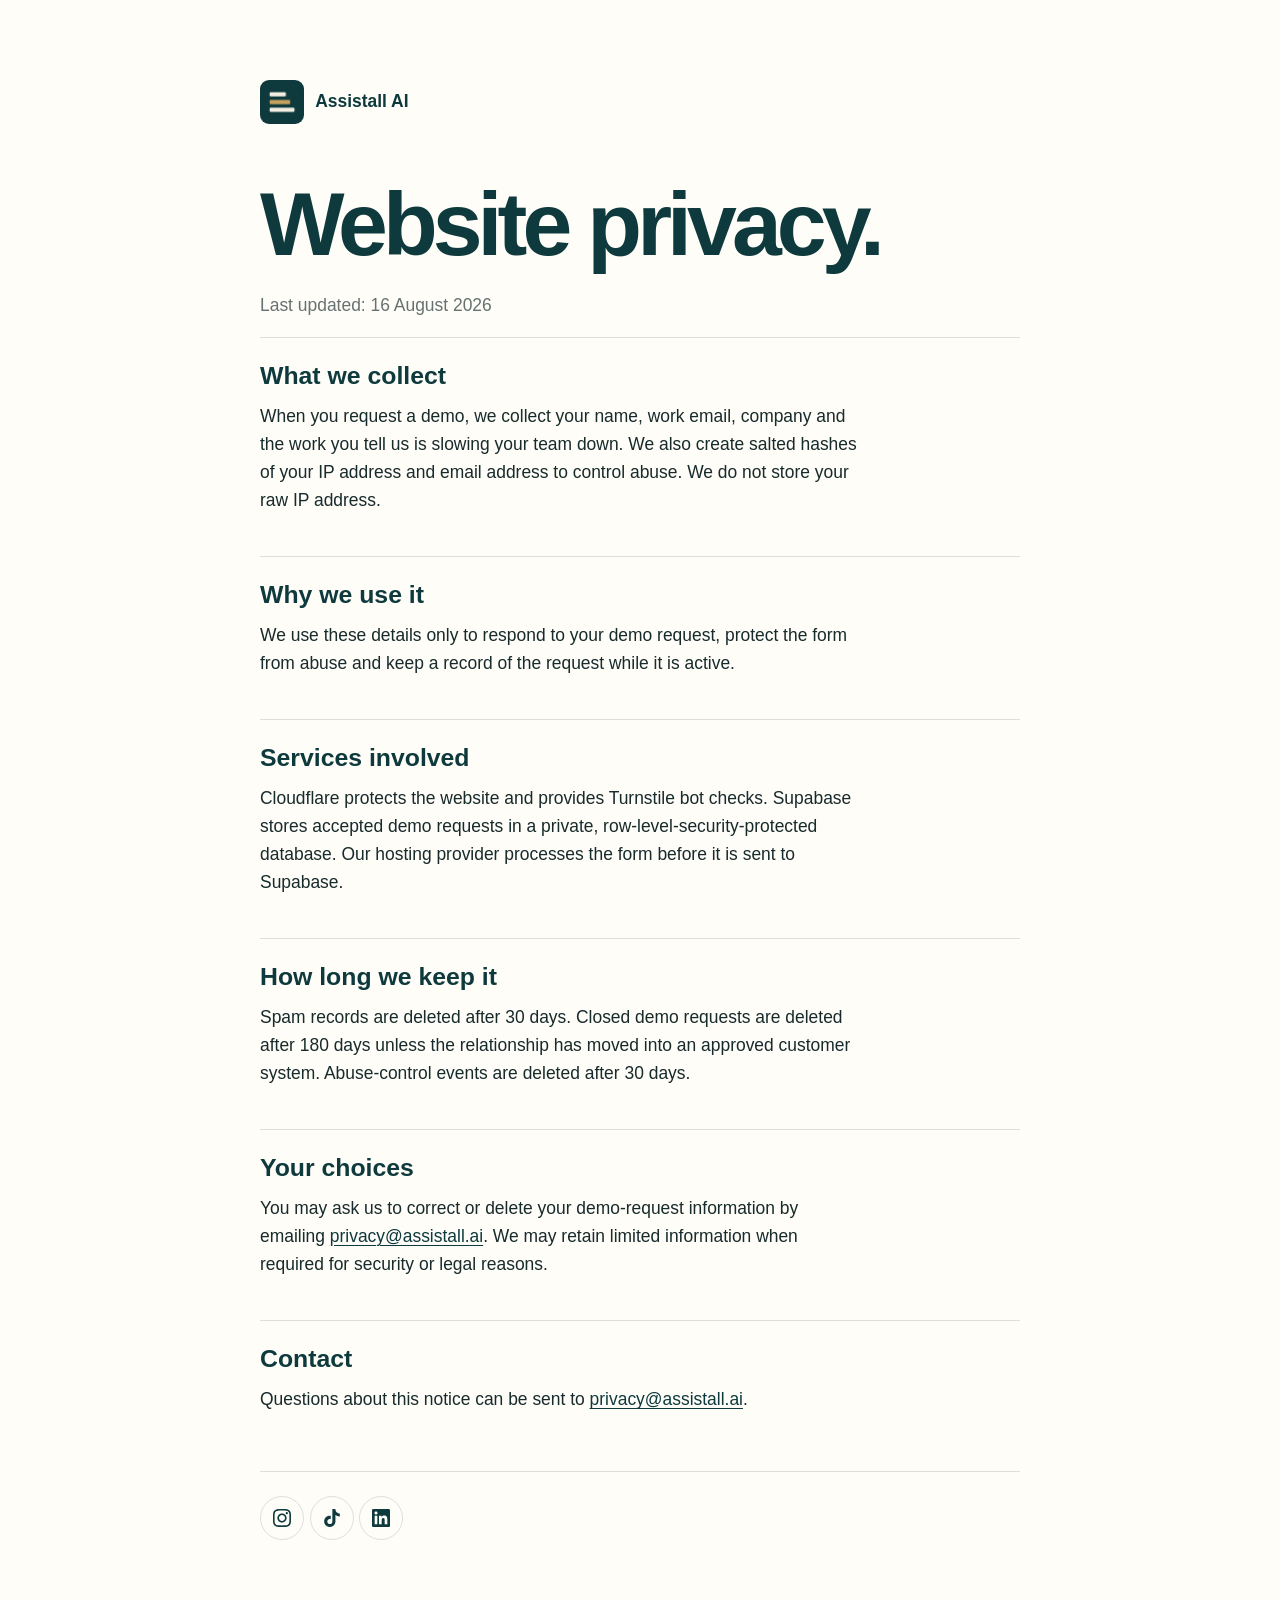
<file: privacy.html>
<!doctype html>
<html lang="en">
<head>
  <meta charset="utf-8">
  <meta name="viewport" content="width=device-width, initial-scale=1">
  <title>Privacy — Assistall AI</title>
  <meta name="description" content="How Assistall AI handles information submitted through the website demo form.">
  <link rel="icon" href="assets/favicon.ico" sizes="any">
  <link rel="stylesheet" href="assets/brand.css?v=20261019a">
  <style>body{background:var(--ivory)}main{width:min(100% - 2.5rem,760px);margin:0 auto;padding:5rem 0 7rem}.brand{display:inline-flex;align-items:center;gap:.7rem;color:var(--teal);font-weight:700;text-decoration:none}.brand img{width:44px;border-radius:9px}h1{font-size:clamp(3rem,9vw,5.6rem);letter-spacing:-.055em;margin:2.5rem 0 1rem}.updated{color:var(--muted)}section{padding:1.5rem 0;border-top:1px solid var(--rule)}h2{font-size:1.55rem}a{color:var(--teal)}.social{display:flex;gap:.35rem;margin:1rem 0 0;padding:1.5rem 0 0;border-top:1px solid var(--rule);list-style:none}.social a{display:inline-grid;place-items:center;width:44px;height:44px;border:1px solid var(--rule);border-radius:50%;color:var(--teal);transition:border-color .2s}.social a:hover{border-color:var(--teal)}.social a:focus-visible{outline:2px solid var(--teal);outline-offset:3px}.social svg{width:18px;height:18px;fill:currentColor}</style>
</head>
<body><main>
  <a class="brand" href="/"><img src="assets/apple-touch-icon.png" alt="">Assistall AI</a>
  <h1>Website privacy.</h1>
  <p class="updated">Last updated: 16 August 2026</p>
  <section><h2>What we collect</h2><p>When you request a demo, we collect your name, work email, company and the work you tell us is slowing your team down. We also create salted hashes of your IP address and email address to control abuse. We do not store your raw IP address.</p></section>
  <section><h2>Why we use it</h2><p>We use these details only to respond to your demo request, protect the form from abuse and keep a record of the request while it is active.</p></section>
  <section><h2>Services involved</h2><p>Cloudflare protects the website and provides Turnstile bot checks. Supabase stores accepted demo requests in a private, row-level-security-protected database. Our hosting provider processes the form before it is sent to Supabase.</p></section>
  <section><h2>How long we keep it</h2><p>Spam records are deleted after 30 days. Closed demo requests are deleted after 180 days unless the relationship has moved into an approved customer system. Abuse-control events are deleted after 30 days.</p></section>
  <section><h2>Your choices</h2><p>You may ask us to correct or delete your demo-request information by emailing <a href="mailto:privacy@assistall.ai">privacy@assistall.ai</a>. We may retain limited information when required for security or legal reasons.</p></section>
  <section><h2>Contact</h2><p>Questions about this notice can be sent to <a href="mailto:privacy@assistall.ai">privacy@assistall.ai</a>.</p></section>
  <ul class="social" aria-label="Assistall AI on social media"><li><a href="https://www.instagram.com/assistall.ai/" target="_blank" rel="noopener noreferrer" aria-label="Assistall AI on Instagram (opens in a new tab)"><svg viewBox="0 0 24 24" width="20" height="20" aria-hidden="true" focusable="false"><path d="M12 0C8.74 0 8.333.015 7.053.072 5.775.132 4.905.333 4.14.63c-.789.306-1.459.717-2.126 1.384S.935 3.35.63 4.14C.333 4.905.131 5.775.072 7.053.012 8.333 0 8.74 0 12s.015 3.667.072 4.947c.06 1.277.261 2.148.558 2.913.306.788.717 1.459 1.384 2.126.667.666 1.336 1.079 2.126 1.384.766.296 1.636.499 2.913.558C8.333 23.988 8.74 24 12 24s3.667-.015 4.947-.072c1.277-.06 2.148-.262 2.913-.558.788-.306 1.459-.718 2.126-1.384.666-.667 1.079-1.335 1.384-2.126.296-.765.499-1.636.558-2.913.06-1.28.072-1.687.072-4.947s-.015-3.667-.072-4.947c-.06-1.277-.262-2.149-.558-2.913-.306-.789-.718-1.459-1.384-2.126C21.319 1.347 20.651.935 19.86.63c-.765-.297-1.636-.499-2.913-.558C15.667.012 15.26 0 12 0zm0 2.16c3.203 0 3.585.016 4.85.071 1.17.055 1.805.249 2.227.415.562.217.96.477 1.382.896.419.42.679.819.896 1.381.164.422.36 1.057.413 2.227.057 1.266.07 1.646.07 4.85s-.015 3.585-.074 4.85c-.061 1.17-.256 1.805-.421 2.227-.224.562-.479.96-.899 1.382-.419.419-.824.679-1.38.896-.42.164-1.065.36-2.235.413-1.274.057-1.649.07-4.859.07-3.211 0-3.586-.015-4.859-.074-1.171-.061-1.816-.256-2.236-.421-.569-.224-.96-.479-1.379-.899-.421-.419-.69-.824-.9-1.38-.165-.42-.359-1.065-.42-2.235-.045-1.26-.061-1.649-.061-4.844 0-3.196.016-3.586.061-4.861.061-1.17.255-1.814.42-2.234.21-.57.479-.96.9-1.381.419-.419.81-.689 1.379-.898.42-.166 1.051-.361 2.221-.421 1.275-.045 1.65-.06 4.859-.06l.045.03zm0 3.678c-3.405 0-6.162 2.76-6.162 6.162 0 3.405 2.76 6.162 6.162 6.162 3.405 0 6.162-2.76 6.162-6.162 0-3.405-2.76-6.162-6.162-6.162zM12 16c-2.21 0-4-1.79-4-4s1.79-4 4-4 4 1.79 4 4-1.79 4-4 4zm7.846-10.405c0 .795-.646 1.44-1.44 1.44-.795 0-1.44-.646-1.44-1.44 0-.794.646-1.439 1.44-1.439.793-.001 1.44.645 1.44 1.439z"/></svg></a></li><li><a href="https://www.tiktok.com/@assistall.ai" target="_blank" rel="noopener noreferrer" aria-label="Assistall AI on TikTok (opens in a new tab)"><svg viewBox="0 0 24 24" width="20" height="20" aria-hidden="true" focusable="false"><path d="M12.525.02c1.31-.02 2.61-.01 3.91-.02.08 1.53.63 3.09 1.75 4.17 1.12 1.11 2.7 1.62 4.24 1.79v4.03c-1.44-.05-2.89-.35-4.2-.97-.57-.26-1.1-.59-1.62-.93-.01 2.92.01 5.84-.02 8.75-.08 1.4-.54 2.79-1.35 3.94-1.31 1.92-3.58 3.17-5.91 3.21-1.43.08-2.86-.31-4.08-1.03-2.02-1.19-3.44-3.37-3.65-5.71-.02-.5-.03-1-.01-1.49.18-1.9 1.12-3.72 2.58-4.96 1.66-1.44 3.98-2.13 6.15-1.72.02 1.48-.04 2.96-.04 4.44-.99-.32-2.15-.23-3.02.37-.63.41-1.11 1.04-1.36 1.75-.21.51-.15 1.07-.14 1.61.24 1.64 1.82 3.02 3.5 2.87 1.12-.01 2.19-.66 2.77-1.61.19-.33.4-.67.41-1.06.1-1.79.06-3.57.07-5.36.01-4.03-.01-8.05.02-12.07z"/></svg></a></li><li><a href="https://www.linkedin.com/company/assistall-ai" target="_blank" rel="noopener noreferrer" aria-label="Assistall AI on LinkedIn (opens in a new tab)"><svg viewBox="0 0 24 24" width="20" height="20" aria-hidden="true" focusable="false"><path d="M20.447 20.452h-3.554v-5.569c0-1.328-.027-3.037-1.852-3.037-1.853 0-2.136 1.445-2.136 2.939v5.667H9.351V9h3.414v1.561h.046c.477-.9 1.637-1.85 3.37-1.85 3.601 0 4.267 2.37 4.267 5.455v6.286zM5.337 7.433c-1.144 0-2.063-.926-2.063-2.065 0-1.138.92-2.063 2.063-2.063 1.14 0 2.064.925 2.064 2.063 0 1.139-.925 2.065-2.064 2.065zm1.782 13.019H3.555V9h3.564v11.452zM22.225 0H1.771C.792 0 0 .774 0 1.729v20.542C0 23.227.792 24 1.771 24h20.451C23.2 24 24 23.227 24 22.271V1.729C24 .774 23.2 0 22.222 0h.003z"/></svg></a></li></ul>
</main></body></html>
</file>
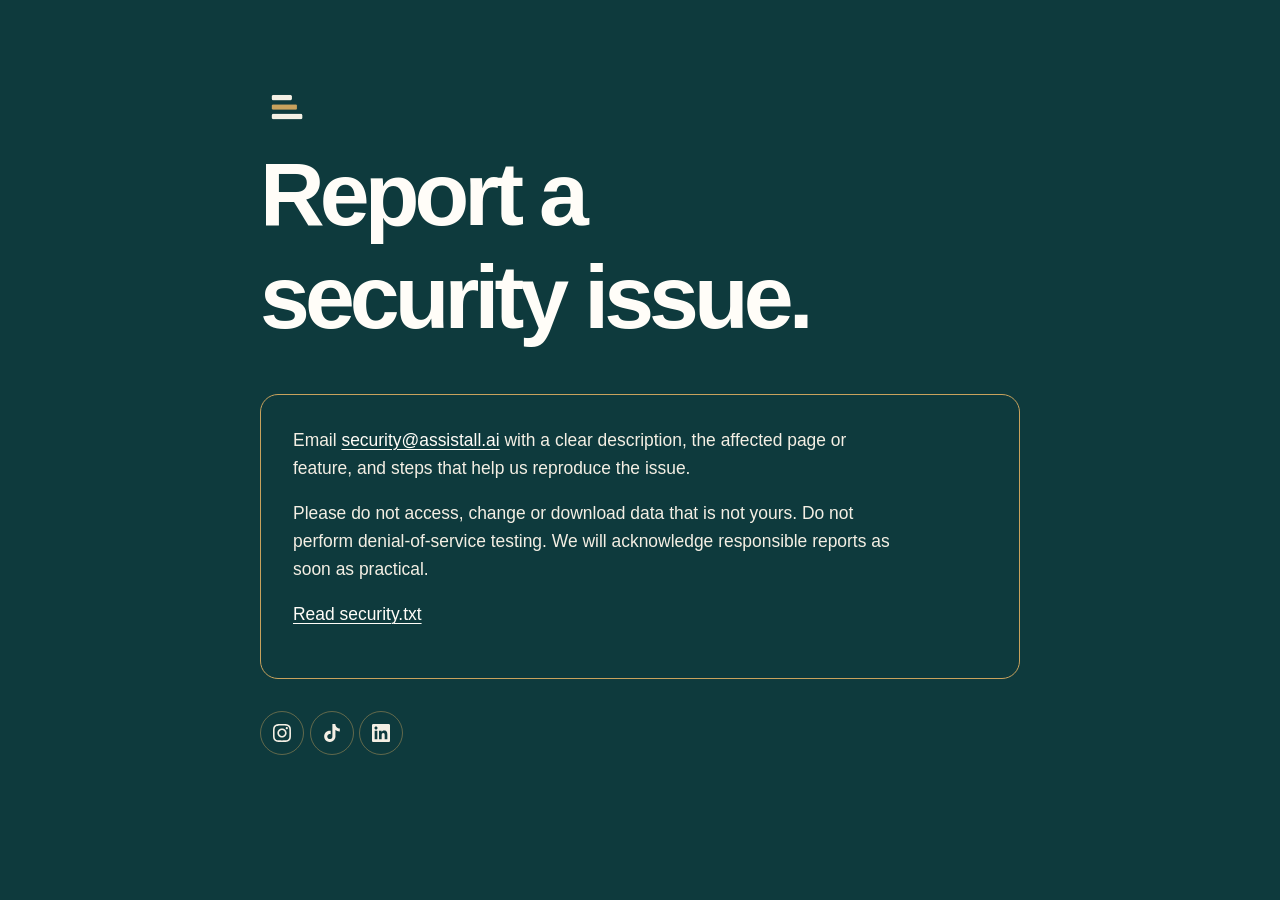
<file: security.html>
<!doctype html>
<html lang="en">
<head><meta charset="utf-8"><meta name="viewport" content="width=device-width,initial-scale=1"><title>Security — Assistall AI</title><link rel="icon" href="assets/favicon.ico"><link rel="stylesheet" href="assets/brand.css?v=20261019a"><style>body{background:var(--teal);color:var(--limestone)}main{width:min(100% - 2.5rem,760px);margin:auto;padding:5rem 0}a{color:var(--ivory)}h1{color:var(--ivory);font-size:clamp(3rem,9vw,5.6rem);letter-spacing:-.055em}.mark{width:54px;border-radius:10px}.card{margin-top:2rem;padding:2rem;border:1px solid var(--brass);border-radius:18px}.social{display:flex;gap:.35rem;margin:2rem 0 0;padding:0;list-style:none}.social a{display:inline-grid;place-items:center;width:44px;height:44px;border:1px solid rgba(200,162,93,.45);border-radius:50%;color:var(--limestone);transition:color .2s,border-color .2s}.social a:hover{color:var(--ivory);border-color:var(--brass)}.social a:focus-visible{outline:2px solid var(--brass);outline-offset:3px}.social svg{width:18px;height:18px;fill:currentColor}</style></head>
<body><main><img class="mark" src="assets/apple-touch-icon.png" alt=""><h1>Report a security issue.</h1><div class="card"><p>Email <a href="mailto:security@assistall.ai">security@assistall.ai</a> with a clear description, the affected page or feature, and steps that help us reproduce the issue.</p><p>Please do not access, change or download data that is not yours. Do not perform denial-of-service testing. We will acknowledge responsible reports as soon as practical.</p><p><a href="/.well-known/security.txt">Read security.txt</a></p></div><ul class="social" aria-label="Assistall AI on social media"><li><a href="https://www.instagram.com/assistall.ai/" target="_blank" rel="noopener noreferrer" aria-label="Assistall AI on Instagram (opens in a new tab)"><svg viewBox="0 0 24 24" width="20" height="20" aria-hidden="true" focusable="false"><path d="M12 0C8.74 0 8.333.015 7.053.072 5.775.132 4.905.333 4.14.63c-.789.306-1.459.717-2.126 1.384S.935 3.35.63 4.14C.333 4.905.131 5.775.072 7.053.012 8.333 0 8.74 0 12s.015 3.667.072 4.947c.06 1.277.261 2.148.558 2.913.306.788.717 1.459 1.384 2.126.667.666 1.336 1.079 2.126 1.384.766.296 1.636.499 2.913.558C8.333 23.988 8.74 24 12 24s3.667-.015 4.947-.072c1.277-.06 2.148-.262 2.913-.558.788-.306 1.459-.718 2.126-1.384.666-.667 1.079-1.335 1.384-2.126.296-.765.499-1.636.558-2.913.06-1.28.072-1.687.072-4.947s-.015-3.667-.072-4.947c-.06-1.277-.262-2.149-.558-2.913-.306-.789-.718-1.459-1.384-2.126C21.319 1.347 20.651.935 19.86.63c-.765-.297-1.636-.499-2.913-.558C15.667.012 15.26 0 12 0zm0 2.16c3.203 0 3.585.016 4.85.071 1.17.055 1.805.249 2.227.415.562.217.96.477 1.382.896.419.42.679.819.896 1.381.164.422.36 1.057.413 2.227.057 1.266.07 1.646.07 4.85s-.015 3.585-.074 4.85c-.061 1.17-.256 1.805-.421 2.227-.224.562-.479.96-.899 1.382-.419.419-.824.679-1.38.896-.42.164-1.065.36-2.235.413-1.274.057-1.649.07-4.859.07-3.211 0-3.586-.015-4.859-.074-1.171-.061-1.816-.256-2.236-.421-.569-.224-.96-.479-1.379-.899-.421-.419-.69-.824-.9-1.38-.165-.42-.359-1.065-.42-2.235-.045-1.26-.061-1.649-.061-4.844 0-3.196.016-3.586.061-4.861.061-1.17.255-1.814.42-2.234.21-.57.479-.96.9-1.381.419-.419.81-.689 1.379-.898.42-.166 1.051-.361 2.221-.421 1.275-.045 1.65-.06 4.859-.06l.045.03zm0 3.678c-3.405 0-6.162 2.76-6.162 6.162 0 3.405 2.76 6.162 6.162 6.162 3.405 0 6.162-2.76 6.162-6.162 0-3.405-2.76-6.162-6.162-6.162zM12 16c-2.21 0-4-1.79-4-4s1.79-4 4-4 4 1.79 4 4-1.79 4-4 4zm7.846-10.405c0 .795-.646 1.44-1.44 1.44-.795 0-1.44-.646-1.44-1.44 0-.794.646-1.439 1.44-1.439.793-.001 1.44.645 1.44 1.439z"/></svg></a></li><li><a href="https://www.tiktok.com/@assistall.ai" target="_blank" rel="noopener noreferrer" aria-label="Assistall AI on TikTok (opens in a new tab)"><svg viewBox="0 0 24 24" width="20" height="20" aria-hidden="true" focusable="false"><path d="M12.525.02c1.31-.02 2.61-.01 3.91-.02.08 1.53.63 3.09 1.75 4.17 1.12 1.11 2.7 1.62 4.24 1.79v4.03c-1.44-.05-2.89-.35-4.2-.97-.57-.26-1.1-.59-1.62-.93-.01 2.92.01 5.84-.02 8.75-.08 1.4-.54 2.79-1.35 3.94-1.31 1.92-3.58 3.17-5.91 3.21-1.43.08-2.86-.31-4.08-1.03-2.02-1.19-3.44-3.37-3.65-5.71-.02-.5-.03-1-.01-1.49.18-1.9 1.12-3.72 2.58-4.96 1.66-1.44 3.98-2.13 6.15-1.72.02 1.48-.04 2.96-.04 4.44-.99-.32-2.15-.23-3.02.37-.63.41-1.11 1.04-1.36 1.75-.21.51-.15 1.07-.14 1.61.24 1.64 1.82 3.02 3.5 2.87 1.12-.01 2.19-.66 2.77-1.61.19-.33.4-.67.41-1.06.1-1.79.06-3.57.07-5.36.01-4.03-.01-8.05.02-12.07z"/></svg></a></li><li><a href="https://www.linkedin.com/company/assistall-ai" target="_blank" rel="noopener noreferrer" aria-label="Assistall AI on LinkedIn (opens in a new tab)"><svg viewBox="0 0 24 24" width="20" height="20" aria-hidden="true" focusable="false"><path d="M20.447 20.452h-3.554v-5.569c0-1.328-.027-3.037-1.852-3.037-1.853 0-2.136 1.445-2.136 2.939v5.667H9.351V9h3.414v1.561h.046c.477-.9 1.637-1.85 3.37-1.85 3.601 0 4.267 2.37 4.267 5.455v6.286zM5.337 7.433c-1.144 0-2.063-.926-2.063-2.065 0-1.138.92-2.063 2.063-2.063 1.14 0 2.064.925 2.064 2.063 0 1.139-.925 2.065-2.064 2.065zm1.782 13.019H3.555V9h3.564v11.452zM22.225 0H1.771C.792 0 0 .774 0 1.729v20.542C0 23.227.792 24 1.771 24h20.451C23.2 24 24 23.227 24 22.271V1.729C24 .774 23.2 0 22.222 0h.003z"/></svg></a></li></ul></main></body></html>
</file>
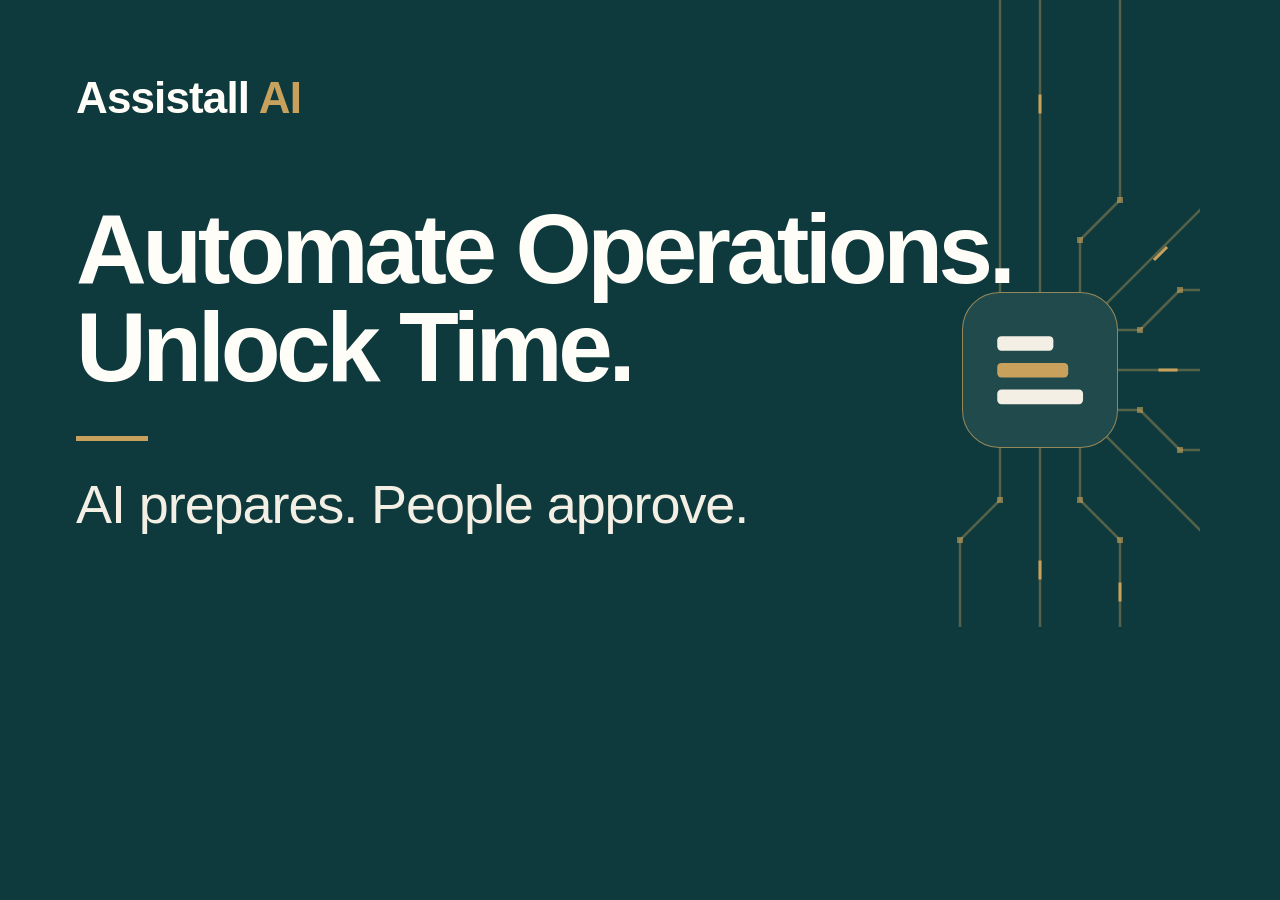
<file: tools/social-card/card.html>
<!doctype html>
<html lang="en">
<head>
<meta charset="utf-8">
<title>Assistall AI share card (1200 x 627)</title>
<!-- Source for assets/social-share.png, the picture LinkedIn and other sites show when assistall.ai is shared.
     Rebuild with: node tools/social-card/build.mjs  (it loads Aptos from the Office font cache when present). -->
<!--FONTS-->
<style>
  :root {
    --teal: #0E3A3D;
    --limestone: #F4EFE4;
    --ivory: #FFFDF8;
    --brass: #C8A25D;
    --hub: color-mix(in srgb, #0E3A3D 92%, #FFFDF8);
  }
  * { margin: 0; box-sizing: border-box; }
  html, body { width: 1200px; height: 627px; overflow: hidden; background: var(--teal); }
  body {
    position: relative;
    font-family: "Aptos", "Segoe UI", Arial, sans-serif;
    color: var(--ivory);
    -webkit-font-smoothing: antialiased;
  }
  .traces { position: absolute; inset: 0; }
  .traces path { fill: none; stroke: var(--brass); stroke-width: 2.5; stroke-opacity: .38; stroke-linecap: square; stroke-linejoin: round; }
  .traces .via { fill: var(--brass); fill-opacity: .6; }
  .traces .light { stroke: var(--brass); stroke-width: 3; stroke-opacity: 1; }
  .hub {
    position: absolute; left: 962px; top: 292px; width: 156px; height: 156px;
    border-radius: 24%; background: var(--hub);
    border: 1.5px solid color-mix(in srgb, #C8A25D 70%, transparent);
    display: grid; place-items: center;
  }
  .hub svg { width: 152px; height: 152px; }
  .hub rect { fill: var(--limestone); }
  .hub .brass { fill: var(--brass); }
  .copy { position: absolute; left: 76px; top: 76px; }
  .wordmark { font-size: 44px; font-weight: 700; letter-spacing: -.02em; line-height: 1; }
  .wordmark b { color: var(--brass); font-weight: inherit; }
  h1 {
    margin-top: 80px;
    font-size: 98px; font-weight: 700; line-height: 1; letter-spacing: -.045em;
  }
  .rule { width: 72px; height: 5px; background: var(--brass); margin: 40px 0 34px; }
  .line { font-size: 54px; font-weight: 400; line-height: 1.1; letter-spacing: -.02em; color: var(--limestone); }
</style>
</head>
<body>
  <svg class="traces" width="1200" height="627" viewBox="0 0 1200 627" aria-hidden="true">
    <!-- Circuit traces run in to the hub from the top, right and bottom edges (a still echo of the site's hero). -->
    <path d="M1000 0 V310"/>
    <path d="M1040 0 V310"/>
    <path d="M1120 0 V200 L1080 240 V310"/>
    <path d="M1200 210 L1100 310"/>
    <path d="M1200 290 H1180 L1140 330 H1100"/>
    <path d="M1200 370 H1100"/>
    <path d="M1200 450 H1180 L1140 410 H1100"/>
    <path d="M1200 530 L1100 430"/>
    <path d="M1120 627 V540 L1080 500 V430"/>
    <path d="M1040 627 V430"/>
    <path d="M960 627 V540 L1000 500 V430"/>
    <rect class="via" x="1117" y="197" width="6" height="6"/>
    <rect class="via" x="1077" y="237" width="6" height="6"/>
    <rect class="via" x="1177" y="287" width="6" height="6"/>
    <rect class="via" x="1137" y="327" width="6" height="6"/>
    <rect class="via" x="1177" y="447" width="6" height="6"/>
    <rect class="via" x="1137" y="407" width="6" height="6"/>
    <rect class="via" x="1117" y="537" width="6" height="6"/>
    <rect class="via" x="1077" y="497" width="6" height="6"/>
    <rect class="via" x="957" y="537" width="6" height="6"/>
    <rect class="via" x="997" y="497" width="6" height="6"/>
    <path class="light" d="M1040 96 V112"/>
    <path class="light" d="M1176 370 H1160"/>
    <path class="light" d="M1166 248 L1155 259"/>
    <path class="light" d="M1040 578 V562"/>
    <path class="light" d="M1120 600 V584"/>
  </svg>
  <div class="hub"><svg viewBox="0 0 512 512" aria-hidden="true"><rect x="112" y="142" width="189" height="49" rx="14"/><rect class="brass" x="112" y="232" width="239" height="49" rx="14"/><rect x="112" y="322" width="289" height="49" rx="14"/></svg></div>

  <div class="copy">
    <div class="wordmark">Assistall <b>AI</b></div>
    <h1>Automate Operations.<br>Unlock Time.</h1>
    <div class="rule"></div>
    <p class="line">AI prepares. People approve.</p>
  </div>
</body>
</html>
</file>
<file: assets/brand.css>
/* Assistall AI brand tokens.
   Authoritative source: assistall-app/branding/assistall_brand_tokens.json
   Do not invent colours. If something is missing here, ask before adding. */

:root {
  /* Palette */
  --teal:       #0E3A3D;  /* deep teal   - primary, headings, dark sections */
  --limestone:  #F4EFE4;  /* pale limestone - section backgrounds */
  --ivory:      #FFFDF8;  /* warm ivory  - page background */
  --brass:      #C8A25D;  /* muted brass - accents, rules, one CTA */
  --charcoal:   #172A2C;  /* body text */
  --white:      #FFFFFF;

  /* Derived, kept deliberately few */
  --teal-soft:  color-mix(in srgb, var(--teal) 8%, var(--ivory));
  --rule:       color-mix(in srgb, var(--charcoal) 14%, transparent);
  --muted:      color-mix(in srgb, var(--charcoal) 66%, var(--ivory));

  /* Typography — matches the application shell */
  --font: "Aptos", "Segoe UI", Arial, sans-serif;

  /* Scale. Only these steps; do not add intermediate sizes. */
  --step--1: clamp(0.83rem, 0.8rem + 0.15vw, 0.9rem);
  --step-0:  clamp(1rem, 0.96rem + 0.2vw, 1.09rem);
  --step-1:  clamp(1.2rem, 1.1rem + 0.5vw, 1.5rem);
  --step-2:  clamp(1.5rem, 1.3rem + 1vw, 2.1rem);
  --step-3:  clamp(1.9rem, 1.5rem + 2vw, 3rem);
  --step-4:  clamp(2.3rem, 1.7rem + 3.2vw, 4rem);

  /* Rhythm */
  --gutter: clamp(1.25rem, 4vw, 3rem);
  --section-y: clamp(3.5rem, 8vw, 7rem);
  --measure: 62ch;      /* never let body copy run wider */
  --page-max: 1180px;
}

*, *::before, *::after { box-sizing: border-box; }

html { -webkit-text-size-adjust: 100%; }

body {
  margin: 0;
  font-family: var(--font);
  font-size: var(--step-0);
  line-height: 1.6;
  color: var(--charcoal);
  background: var(--ivory);
}

h1, h2, h3 { color: var(--teal); line-height: 1.15; text-wrap: balance; margin: 0 0 0.5em; }
h1 { font-size: var(--step-4); font-weight: 600; }
h2 { font-size: var(--step-3); font-weight: 600; }
h3 { font-size: var(--step-1); font-weight: 600; }
p  { margin: 0 0 1em; max-width: var(--measure); }

a { color: var(--teal); text-decoration-thickness: 1px; text-underline-offset: 3px; }
a:focus-visible, button:focus-visible {
  outline: 3px solid var(--brass);
  outline-offset: 2px;
}

img, svg { max-width: 100%; height: auto; }

/* Layout ------------------------------------------------------------------ */
.wrap { width: min(100% - (var(--gutter) * 2), var(--page-max)); margin-inline: auto; }
.section { padding-block: var(--section-y); }
.section--limestone { background: var(--limestone); }
.section--teal { background: var(--teal); color: var(--limestone); }
.section--teal h2, .section--teal h3 { color: var(--ivory); }

/* Buttons ----------------------------------------------------------------- */
.button {
  display: inline-block;
  padding: 0.8em 1.6em;
  font: inherit;
  font-weight: 600;
  text-decoration: none;
  border: 1px solid transparent;
  cursor: pointer;
}
.button--primary { color: var(--charcoal); background: var(--brass); border-color: var(--brass); }
.button--primary:hover { background: color-mix(in srgb, var(--brass) 86%, var(--white)); }
.button--quiet { color: var(--teal); background: transparent; border-color: var(--brass); }
.button--quiet:hover { background: color-mix(in srgb, var(--brass) 12%, transparent); }

/* Scrollbars -------------------------------------------------------------- */
/* Every scrolling area uses a slim brass thumb, never the system default.
   The page itself scrolls on a deep teal track; inner areas on a clear one. */
::-webkit-scrollbar { width: 10px; height: 10px; }
::-webkit-scrollbar-track { background: transparent; }
::-webkit-scrollbar-thumb {
  border: 3px solid transparent;
  border-radius: 999px;
  background: color-mix(in srgb, var(--brass) 78%, transparent) padding-box;
}
::-webkit-scrollbar-thumb:hover { background-color: var(--brass); }
::-webkit-scrollbar-corner { background: transparent; }
html::-webkit-scrollbar { width: 12px; }
html::-webkit-scrollbar-track { background: var(--teal); }
html::-webkit-scrollbar-thumb { border-color: var(--teal); background-color: var(--brass); }
@supports not selector(::-webkit-scrollbar) {
  html { scrollbar-width: thin; scrollbar-color: var(--brass) var(--teal); }
  body { scrollbar-width: thin; scrollbar-color: var(--brass) transparent; }
}

/* Small helpers ----------------------------------------------------------- */
.lede { font-size: var(--step-1); color: var(--muted); }
.rule { border: 0; border-top: 1px solid var(--rule); margin-block: var(--section-y); }
.visually-hidden {
  position: absolute; width: 1px; height: 1px; overflow: hidden;
  clip: rect(0 0 0 0); clip-path: inset(50%); white-space: nowrap;
}
.skip-link {
  position: absolute; inset-inline-start: 0; top: -3rem;
  padding: 0.75rem 1rem; background: var(--teal); color: var(--ivory);
}
.skip-link:focus { top: 0; }

@media (prefers-reduced-motion: reduce) {
  html:not([data-motion-preview="on"]) *, html:not([data-motion-preview="on"]) *::before, html:not([data-motion-preview="on"]) *::after { animation-duration: 0.01ms !important; transition-duration: 0.01ms !important; }
}
</file>
<file: assets/page.css>
:root {
  --header-h: 76px;
  --section-pad: clamp(4.75rem, 9vw, 8.5rem);
  --radius-sm: 12px;
  --radius-md: 18px;
  --radius-lg: 28px;
  --shadow-soft: 0 24px 80px color-mix(in srgb, var(--teal) 15%, transparent);
  --shadow-dark: 0 30px 90px rgba(0, 0, 0, .34);
}

html { scroll-behavior: auto; background: var(--teal); }
body { overflow-x: hidden; background: var(--ivory); }
button, input, textarea { font: inherit; }
button, .button { border-radius: 10px; }
.wrap { width: min(100% - (var(--gutter) * 2), 1296px); }

.site-header {
  position: fixed;
  inset: 0 0 auto;
  z-index: 50;
  height: var(--header-h);
  background: color-mix(in srgb, var(--teal) 88%, transparent);
  border-bottom: 1px solid rgba(255, 255, 255, .12);
  -webkit-backdrop-filter: blur(18px);
  backdrop-filter: blur(18px);
}
.header-inner { height: 100%; display: flex; align-items: center; gap: clamp(1rem, 2.5vw, 2.5rem); }
.wordmark { display: inline-flex; align-items: center; gap: .7rem; color: var(--ivory); text-decoration: none; font-size: 1.32rem; font-weight: 700; letter-spacing: -.025em; white-space: nowrap; }
.wordmark img { width: 42px; height: 42px; border-radius: 9px; }
.wordmark b, .footer-brand b { color: var(--brass); }
.site-nav { margin-left: auto; display: flex; align-items: center; gap: clamp(.8rem, 2vw, 1.75rem); }
.site-nav a { color: color-mix(in srgb, var(--ivory) 82%, transparent); text-decoration: none; font-size: .88rem; font-weight: 600; }
.site-nav a:hover { color: var(--white); }
.header-action { padding: .72rem 1.15rem; white-space: nowrap; font-size: .9rem; }
.nav-toggle { display: none; }
.nav-toggle:focus-visible, .site-nav a:focus-visible { outline: 2px solid var(--brass); outline-offset: 4px; }

.hero { position: relative; min-height: min(900px, 100svh); display: grid; align-items: center; isolation: isolate; overflow: hidden; background: radial-gradient(70% 60% at 76% 44%, rgb(36 64 92 / .32), transparent 70%), linear-gradient(180deg, #03060b 0%, #060c16 55%, #0a1524 100%); color: var(--ivory); padding: calc(var(--header-h) + 4rem) 0 5rem; }
.hero__film { position: absolute; inset: 0; z-index: 1; }
/* The hub and its signal traces. site.js plans the traces in real pixels around the measured copy. */
.hero-signal { position: absolute; inset: 0; z-index: 2; pointer-events: none; }
.hero-signal__map { position: absolute; inset: 0; width: 100%; height: 100%; opacity: 0; transition: opacity 1.2s ease; }
.hero-signal--ready .hero-signal__map { opacity: 1; }
.hero-signal__lines { filter: drop-shadow(0 0 2px rgb(232 199 126 / .3)); }
.hero-signal__line { fill: none; stroke: rgb(232 199 126 / .22); stroke-width: 1.6; stroke-linecap: butt; stroke-linejoin: miter; }
.hero-signal__via { fill: rgb(232 199 126 / .5); }
/* Lights are electric: a cool white core with a blue-cyan glow, the one hue the hero adds. */
.hero-signal__trail, .hero-signal__packet { fill: none; stroke-linecap: butt; opacity: 0; }
.hero-signal__trail { stroke: #8fe6ff; stroke-width: 1; }
/* One glow for all the lights together: cheaper than a glow per light, and it can never lag behind one. */
.hero-signal__pulses { filter: drop-shadow(0 0 1.5px rgb(143 230 255 / .95)) drop-shadow(0 0 5px rgb(64 196 255 / .8)); }
.hero-signal__packet { stroke: #e9fcff; stroke-width: 1.6; }
/* The hub is centred in the space right of the copy (the copy is min(680px, 58vw) wide inside .wrap). */
.hero-hub { --charge: 0; position: absolute; left: calc((100% - min(100% - var(--gutter) * 2, 1296px)) / 4 + min(680px, 58vw) / 2 + 50%); top: calc(44% + var(--header-h) / 2); width: clamp(100px, 10vw, 148px); aspect-ratio: 1; transform: translate(-50%, -50%); border: 1px solid rgb(232 199 126 / calc(.34 + .3 * var(--charge))); border-radius: 24%; background: linear-gradient(165deg, #154649 0%, #0e3a3d 48%, #0a2f32 100%); box-shadow: inset 0 1px 0 rgb(255 253 248 / .1), 0 0 calc(22px + 26px * var(--charge)) rgb(232 199 126 / calc(.12 + .22 * var(--charge))), 0 0 90px rgb(41 104 106 / .45); }
.hero-hub::before { content: ""; position: absolute; inset: 9%; border: 1px solid rgb(232 199 126 / .13); border-radius: 19%; }
.hero-hub::after { content: ""; position: absolute; inset: -18%; border-radius: 34%; background: radial-gradient(closest-side, rgb(232 199 126 / .1), transparent); animation: hub-breathe 6s ease-in-out infinite alternate; }
.hero-hub__mark { position: absolute; inset: 22%; width: 56%; height: 56%; filter: drop-shadow(0 0 calc(3px + 8px * var(--charge)) rgb(232 199 126 / calc(.22 + .45 * var(--charge)))); }
.hero-hub__mark rect { fill: var(--limestone); }
/* The pause button: small and quiet, bottom right of the hero, above the film and animation. */
.hero-pause { position: absolute; z-index: 4; right: var(--gutter); bottom: 1.25rem; width: 34px; height: 34px; display: grid; place-items: center; padding: 0; border: 1px solid rgb(232 199 126 / .38); border-radius: 50%; color: rgb(255 253 248 / .72); background: rgb(3 6 11 / .45); cursor: pointer; transition: color .2s ease, border-color .2s ease, background .2s ease; }
.hero-pause[hidden] { display: none; }
.hero-pause:hover { color: var(--ivory); border-color: var(--brass); background: rgb(3 6 11 / .7); }
.hero-pause:focus-visible { outline: 2px solid var(--brass); outline-offset: 3px; }
.hero-pause svg { width: 14px; height: 14px; fill: currentColor; }
.hero-pause .hero-pause__play, .hero-pause[aria-pressed="true"] .hero-pause__pause { display: none; }
.hero-pause[aria-pressed="true"] .hero-pause__play { display: block; }
.hero-signal--paused .hero-hub::after { animation-play-state: paused; }
.hero-hub__mark .hero-hub__bar--brass { fill: var(--brass); }
.hero__film { background: linear-gradient(90deg, rgb(3 6 11 / .55) 0%, rgb(3 6 11 / .35) 43%, transparent 62%); }
.hero-grid { position: relative; z-index: 3; }
.hero-copy { width: min(680px, 58vw); }
.hero h1 { max-width: 12ch; margin: 0 0 1.4rem; color: var(--ivory); font-size: clamp(3.3rem, 6.5vw, 6.8rem); line-height: .95; letter-spacing: -.06em; font-weight: 650; }
.hero-lede { max-width: 57ch; color: color-mix(in srgb, var(--ivory) 80%, transparent); font-size: clamp(1.05rem, 1.5vw, 1.3rem); line-height: 1.55; }
.button-row { display: flex; flex-wrap: wrap; gap: .75rem; margin: 2rem 0 1.4rem; }
.button { min-height: 48px; display: inline-flex; align-items: center; justify-content: center; padding: .82rem 1.3rem; font-weight: 700; letter-spacing: -.01em; transition: transform .22s ease, background .22s ease, border-color .22s ease; }
.button--primary { color: var(--charcoal); background: var(--brass); border-color: var(--brass); }
.button--primary:hover { color: var(--charcoal); background: color-mix(in srgb, var(--brass) 86%, var(--white)); border-color: color-mix(in srgb, var(--brass) 86%, var(--white)); }
.button:hover { transform: translateY(-2px); }
.button--outline { color: var(--ivory); border: 1px solid color-mix(in srgb, var(--brass) 78%, transparent); background: rgba(14,58,61,.42); text-decoration: none; }
.button--outline:hover { background: rgba(200,162,93,.14); }
.trust-line { display: flex; gap: .65rem; align-items: flex-start; color: color-mix(in srgb, var(--limestone) 78%, transparent); font-size: .88rem; }
.trust-line span { color: var(--brass); }



.story-section { position: relative; padding: var(--section-pad) 0; overflow: clip; }
.story-section::after { content: ""; position: absolute; inset: auto 0 0; height: 100px; pointer-events: none; background: linear-gradient(to bottom, transparent, color-mix(in srgb, currentColor 2%, transparent)); opacity: .25; }
.story-section--limestone, .human-value { background: var(--limestone); }
.operational-current { position: absolute; top: 0; left: 50%; width: min(calc(100% - (var(--gutter) * 2)), 1296px); height: 1px; transform: translateX(-50%); background: linear-gradient(90deg, transparent, var(--brass) 8%, var(--brass) 92%, transparent); }
.section-heading { max-width: 980px; margin-bottom: clamp(2rem, 5vw, 4rem); }
.section-heading h2, .section-copy h2 { margin-bottom: 1.2rem; font-size: clamp(2.45rem, 5vw, 5rem); line-height: 1.02; letter-spacing: -.055em; }
.section-heading > p:last-child, .section-copy > p { color: var(--muted); font-size: var(--step-1); }
.section-grid { display: grid; gap: clamp(2rem, 5vw, 5rem); }
.section-grid--workday { grid-template-columns: minmax(300px, .72fr) minmax(500px, 1.28fr); align-items: start; }

.section-copy > .flow-hint { margin: 1.4rem 0 0; color: color-mix(in srgb, var(--charcoal) 82%, var(--ivory)); font-size: 1rem; }
.workday-steps { list-style: none; padding: 0; margin: 1.1rem 0 0; display: grid; gap: .72rem; }
.workday-steps button { width: 100%; display: grid; grid-template-columns: 38px 1fr; gap: .8rem; padding: 1rem; text-align: left; color: var(--charcoal); font: inherit; border: 1px solid var(--rule); border-radius: var(--radius-sm); background: color-mix(in srgb, var(--ivory) 90%, transparent); cursor: pointer; transition: transform .25s ease, border-color .25s ease, background-color .25s ease; }
.workday-steps button:hover { transform: translateX(6px); border-color: var(--brass); }
.workday-steps button.is-active { border-color: var(--brass); background: var(--ivory); box-shadow: inset 0 0 0 1px var(--brass); }
.workday-steps button:focus-visible { outline: 3px solid var(--brass); outline-offset: 2px; }
.workday-steps__number { color: var(--teal); font-size: .76rem; font-weight: 800; }
.workday-steps strong { display: block; color: var(--teal); font-size: 1.08rem; }
.workday-steps__text > span { display: block; margin-top: .15rem; color: color-mix(in srgb, var(--charcoal) 80%, var(--ivory)); font-size: .88rem; line-height: 1.45; }
.product-window { overflow: hidden; border: 1px solid color-mix(in srgb, var(--teal) 18%, transparent); border-radius: var(--radius-md); background: var(--limestone); box-shadow: var(--shadow-soft); }
.product-window > figcaption, .product-window__bar { min-height: 48px; display: flex; justify-content: space-between; gap: 1rem; align-items: center; padding: .75rem 1rem; background: var(--teal); color: var(--ivory); text-transform: uppercase; letter-spacing: .06em; font-size: .76rem; font-weight: 800; }
.product-window img { display: block; width: 100%; height: auto; transition: opacity .14s ease; }
.product-window img.is-swapping { opacity: 0; }
.shot-frame { position: relative; overflow: hidden; }
/* The full-view link only appears on phones, where the screenshot is cropped. */
.shot-open { display: none; }
.product-window--sticky { position: sticky; top: calc(var(--header-h) + 2rem); }
.live-dot { display: inline-flex; align-items: center; gap: .45rem; }
.live-dot::before { content: ""; width: 7px; height: 7px; border-radius: 50%; background: var(--brass); box-shadow: 0 0 0 5px rgba(200,162,93,.15); }

.capabilities { background: var(--ivory); }
.capability-experience { display: grid; grid-template-columns: minmax(300px, .72fr) minmax(560px, 1.28fr); gap: clamp(1.5rem, 3.5vw, 3rem); align-items: start; }
.capability-controls { display: grid; gap: .7rem; }
.capability-controls button { position: relative; width: 100%; padding: 1.05rem 1.1rem; text-align: left; color: var(--charcoal); border: 1px solid var(--rule); background: transparent; cursor: pointer; transition: background .22s ease, border-color .22s ease, transform .22s ease; }
.capability-controls button:hover { transform: translateX(5px); border-color: color-mix(in srgb, var(--brass) 70%, transparent); }
.capability-controls button:focus-visible { outline: 3px solid var(--brass); outline-offset: 2px; }
.capability-controls button.is-active { border-color: var(--brass); background: var(--limestone); box-shadow: inset 0 0 0 1px var(--brass); }
.capability-controls strong, .capability-controls span { display: block; }
.capability-controls strong { font-size: 1.06rem; }.capability-controls span { margin-top: .18rem; color: var(--muted); font-size: .84rem; }
.capability-evidence { min-width: 0; }
.capability-outcome { display: grid; grid-template-columns: repeat(3, 1fr); gap: .65rem; margin: 1rem 0 0; }
.capability-outcome div { padding: 1rem; border-radius: var(--radius-sm); background: var(--limestone); }
.capability-outcome dt { margin-bottom: .4rem; color: var(--teal); font-size: .74rem; text-transform: uppercase; letter-spacing: .06em; font-weight: 800; }
.capability-outcome dd { margin: 0; color: var(--charcoal); font-size: .9rem; }

.connections { color: var(--limestone); background: var(--teal); }
.section-heading--dark h2 { color: var(--ivory); }.section-heading--dark > p:last-child { color: color-mix(in srgb, var(--limestone) 76%, transparent); }
.connector-grid { display: grid; grid-template-columns: repeat(4, minmax(0, 1fr)); gap: .875rem; }
.connector-grid:focus-visible { outline: 2px solid var(--brass); outline-offset: 6px; }
.connector-card { min-width: 0; min-height: 190px; display: flex; flex-direction: column; overflow: hidden; padding: clamp(1.25rem, 2vw, 1.5rem); border: 1px solid color-mix(in srgb, var(--charcoal) 14%, transparent); border-radius: var(--radius-sm); color: var(--charcoal); background: var(--limestone); transition: transform .24s ease, border-color .24s ease, box-shadow .24s ease, color .24s ease; }
.connector-card:hover, .connector-card:focus-visible, .connector-card:focus-within { transform: translateY(-4px); border-color: color-mix(in srgb, var(--brass) 84%, var(--charcoal)); box-shadow: 0 16px 34px rgba(0,0,0,.2); }
.connector-card__mark { position: relative; width: 52px; height: 52px; flex: 0 0 52px; display: grid; place-items: center; overflow: hidden; border-radius: 9px; color: var(--limestone); background: var(--charcoal); }
.connector-mark { position: relative; width: 30px; height: 30px; display: grid; place-items: center; color: inherit; }
.connector-mark__svg { display: block; width: 100%; height: 100%; overflow: visible; fill: currentColor; }
.connector-mark__text { color: inherit; font: 800 10px/1 Aptos, "Segoe UI", Arial, sans-serif; letter-spacing: -.04em; white-space: nowrap; }
[data-connector-mark="zoho"] .connector-mark__text { font-size: 8px; letter-spacing: .02em; }
[data-connector-mark="csv"] .connector-mark__text, [data-connector-mark="pdf"] .connector-mark__text, [data-connector-mark="powerpoint"] .connector-mark__text { font-size: 8px; letter-spacing: -.02em; }
.connector-mark__shape { position: relative; display: block; width: 22px; height: 22px; color: inherit; }
[data-connector-mark="microsoft"] .connector-mark__shape { width: 8px; height: 8px; background: currentColor; box-shadow: 11px 0 currentColor, 0 11px currentColor, 11px 11px currentColor; transform: translate(-5.5px, -5.5px); }
[data-connector-mark="gmail"] .connector-mark__shape { width: 24px; height: 17px; border: 2px solid currentColor; border-radius: 3px; }
[data-connector-mark="gmail"] .connector-mark__shape::after { content: ""; position: absolute; top: 2px; left: 4px; width: 13px; height: 13px; border-right: 2px solid currentColor; border-bottom: 2px solid currentColor; transform: rotate(45deg); }
[data-connector-mark="whatsapp"] .connector-mark__shape { width: 20px; height: 20px; border: 2px solid currentColor; border-radius: 50%; }
[data-connector-mark="whatsapp"] .connector-mark__shape::before { content: "☎"; position: absolute; top: 1px; left: 3px; color: currentColor; font: 16px/1 Arial, sans-serif; transform: rotate(-18deg); }
[data-connector-mark="whatsapp"] .connector-mark__shape::after { content: ""; position: absolute; right: -3px; bottom: -3px; width: 7px; height: 7px; border-bottom: 2px solid currentColor; transform: rotate(-28deg); }
[data-connector-mark="folder"] .connector-mark__shape { width: 24px; height: 16px; margin-top: 4px; border: 2px solid currentColor; border-radius: 2px; }
[data-connector-mark="folder"] .connector-mark__shape::before { content: ""; position: absolute; top: -6px; left: 1px; width: 9px; height: 5px; border: 2px solid currentColor; border-bottom: 0; border-radius: 2px 2px 0 0; }
[data-connector-mark="calendar"] .connector-mark__shape { width: 22px; height: 21px; border: 2px solid currentColor; border-radius: 3px; background: linear-gradient(currentColor, currentColor) 0 5px / 100% 2px no-repeat; }
[data-connector-mark="calendar"] .connector-mark__shape::after { content: ""; position: absolute; inset: 10px 4px 3px; background: repeating-linear-gradient(90deg, transparent 0 4px, currentColor 4px 5px), repeating-linear-gradient(0deg, transparent 0 4px, currentColor 4px 5px); opacity: .8; }
[data-connector-mark="voice"] .connector-mark__shape { width: 3px; height: 18px; border-radius: 99px; background: currentColor; box-shadow: -7px 4px currentColor, 7px -4px currentColor; }
[data-connector-mark="image"] .connector-mark__shape { width: 24px; height: 19px; border: 2px solid currentColor; border-radius: 3px; }
[data-connector-mark="image"] .connector-mark__shape::after { content: ""; position: absolute; right: 3px; bottom: 3px; width: 12px; height: 8px; border-left: 2px solid currentColor; border-top: 2px solid currentColor; transform: skewY(-35deg); }
.connector-card__copy { margin-top: 1rem; }
.connector-card__formats { display: flex; align-items: center; gap: .42rem; margin-top: auto; padding-top: 1rem; color: color-mix(in srgb, var(--charcoal) 74%, var(--limestone)); }
.connector-card__formats .connector-mark { width: 22px; height: 22px; }
.connector-card__formats .connector-mark__text { font-size: 7px; }
.connector-card:hover .connector-card__mark, .connector-card:focus-visible .connector-card__mark, .connector-card:focus-within .connector-card__mark, .connector-card:hover .connector-card__formats, .connector-card:focus-visible .connector-card__formats, .connector-card:focus-within .connector-card__formats { color: var(--brass); }
.trust-grid i { display: block; width: 28px; height: 4px; margin-bottom: 1rem; border-radius: 3px; background: color-mix(in srgb, var(--charcoal) 16%, transparent); }
.connector-grid h3 { margin: 0; color: var(--charcoal); font-size: 1.05rem; }
.connector-grid p { margin: .55rem 0 0; color: color-mix(in srgb, var(--charcoal) 74%, var(--limestone)); font-size: .86rem; font-weight: 650; line-height: 1.45; }
.prepared-outputs { width: fit-content; max-width: 100%; display: flex; flex-wrap: wrap; gap: .8rem 1.2rem; margin: 2rem 0 0; padding: .85rem 1rem; border: 1px solid var(--brass); border-radius: var(--radius-sm); color: var(--limestone); font-size: .88rem; }
.prepared-outputs strong { color: var(--brass); text-transform: uppercase; letter-spacing: .06em; font-size: .76rem; }

.product-evidence { background: var(--ivory); }
.workflow-evidence { overflow: hidden; border: 1px solid color-mix(in srgb, var(--limestone) 18%, transparent); border-radius: var(--radius-md); color: var(--limestone); background: color-mix(in srgb, var(--teal) 84%, black); box-shadow: 0 20px 54px rgba(0, 0, 0, .18); }
.workflow-tabs { display: flex; align-items: stretch; overflow-x: auto; overscroll-behavior-inline: contain; border-bottom: 1px solid color-mix(in srgb, var(--limestone) 16%, transparent); }
.workflow-tabs [role="tab"] { position: relative; min-width: max-content; min-height: 44px; flex: 1 0 auto; padding: .8rem clamp(1rem, 2.5vw, 1.5rem); border: 0; border-radius: 0; color: color-mix(in srgb, var(--limestone) 72%, transparent); background: transparent; font-size: .8rem; font-weight: 750; letter-spacing: .025em; cursor: pointer; }
.workflow-tabs [role="tab"]::after { content: ""; position: absolute; inset: auto 1rem 0; height: 2px; background: var(--brass); transform: scaleX(0); transform-origin: center; transition: transform .2s ease; }
.workflow-tabs [role="tab"][aria-selected="true"] { color: var(--ivory); }
.workflow-tabs [role="tab"][aria-selected="true"]::after { transform: scaleX(1); }
.workflow-tabs [role="tab"]:focus-visible { z-index: 1; outline: 2px solid var(--brass); outline-offset: -4px; }
.workflow-panel { display: grid; grid-template-columns: minmax(0, 1.55fr) minmax(270px, .85fr); gap: clamp(1rem, 2.5vw, 2rem); align-items: stretch; padding: clamp(1.25rem, 3vw, 2.25rem); }
.workflow-panel:focus-visible { outline: 2px solid var(--brass); outline-offset: -5px; }
[data-workflow-panel][hidden] { display: none; }
[data-workflow-panel][data-active="true"] { animation: workflow-panel-enter 320ms ease-out both; }
.workflow-media { min-width: 0; margin: 0; overflow: hidden; border: 1px solid color-mix(in srgb, var(--brass) 45%, transparent); border-radius: var(--radius-sm); background: #06191b; box-shadow: 0 18px 38px rgba(0, 0, 0, .24); }
.workflow-media video { display: block; width: 100%; aspect-ratio: 8 / 5; object-fit: cover; background: #06191b; }
.workflow-media figcaption { padding: .7rem .9rem; border-top: 1px solid color-mix(in srgb, var(--limestone) 18%, transparent); color: color-mix(in srgb, var(--limestone) 74%, transparent); font-size: .76rem; font-weight: 700; letter-spacing: .03em; }
.workflow-stage { min-width: 0; display: flex; flex-direction: column; padding: clamp(1.1rem, 2.1vw, 1.5rem); border: 1px solid color-mix(in srgb, var(--brass) 42%, transparent); border-radius: var(--radius-sm); color: var(--charcoal); background: var(--limestone); }
.workflow-stage h3 { margin: 0 0 1rem; color: var(--teal); font-size: clamp(1.05rem, 1.4vw, 1.22rem); line-height: 1.2; }
.workflow-stage p { margin: 0; padding: .72rem 0; border-top: 1px solid color-mix(in srgb, var(--charcoal) 12%, transparent); color: color-mix(in srgb, var(--charcoal) 78%, var(--limestone)); font-size: .88rem; line-height: 1.5; }
.workflow-stage p:last-of-type { padding-bottom: .9rem; }
.workflow-steps { list-style: none; counter-reset: clip-step; display: grid; gap: .2rem; margin: 0 0 1.1rem; padding: .9rem 0 0; border-top: 1px solid color-mix(in srgb, var(--charcoal) 12%, transparent); }
.workflow-steps li { counter-increment: clip-step; }
.workflow-steps button { width: 100%; display: grid; grid-template-columns: 1.6rem 1fr; gap: .6rem; align-items: start; padding: .42rem .4rem; text-align: left; color: color-mix(in srgb, var(--charcoal) 72%, var(--ivory)); font: inherit; font-size: .9rem; line-height: 1.35; background: transparent; border: 0; border-radius: 8px; cursor: pointer; transition: color .2s ease, background-color .2s ease; }
.workflow-steps button::before { content: counter(clip-step); width: 1.45rem; height: 1.45rem; display: grid; place-items: center; border: 1px solid color-mix(in srgb, var(--brass) 70%, transparent); border-radius: 50%; color: var(--teal); font-size: .72rem; font-weight: 800; transition: background-color .2s ease, color .2s ease; }
.workflow-steps button:hover { background: color-mix(in srgb, var(--brass) 10%, transparent); }
.workflow-steps button.is-current { color: var(--charcoal); font-weight: 750; }
.workflow-steps button.is-current::before { background: var(--teal); border-color: var(--teal); color: var(--ivory); }
.workflow-steps button:focus-visible { outline: 2px solid var(--brass); outline-offset: 1px; }
.workflow-stage strong { color: var(--charcoal); font-weight: 780; overflow-wrap: anywhere; }
.workflow-result { min-height: 36px; width: fit-content; max-width: 100%; display: inline-flex; align-items: center; margin-top: auto; padding: .55rem .75rem; border: 1px solid color-mix(in srgb, var(--brass) 78%, var(--charcoal)); border-radius: 8px; color: var(--charcoal); background: color-mix(in srgb, var(--brass) 18%, var(--ivory)); font-size: .78rem; font-weight: 800; line-height: 1.25; cursor: pointer; }
.workflow-result:hover, .workflow-result:focus-visible { background: var(--brass); outline: none; }
.workflow-current { position: relative; width: clamp(2rem, 3vw, 3rem); min-height: 100%; align-self: stretch; overflow: hidden; }
.workflow-current::before, .workflow-current::after { content: ""; position: absolute; inset: calc(50% - .5px) 0 auto; height: 1px; }
.workflow-current::before { background: color-mix(in srgb, var(--brass) 42%, transparent); }
.workflow-current::after { background: var(--brass); animation: workflow-current 2.7s ease-in-out infinite; }

.human-value .section-heading { max-width: 1040px; }
.chore-head, .chore-list li { display: grid; grid-template-columns: minmax(0, 1fr) 2.5rem minmax(0, 1fr); align-items: center; gap: 1rem; }
.chore-head { padding: 0 0 .7rem; color: var(--teal); font-size: .95rem; font-weight: 800; }
.chore-head span + span { grid-column: 3; }
.chore-list { list-style: none; margin: 0; padding: 0; border-top: 1px solid var(--rule); }
.chore-list li { padding: 1.05rem 0; border-bottom: 1px solid var(--rule); font-size: clamp(1rem, 1.4vw, 1.12rem); line-height: 1.4; }
.chore-list__before { position: relative; justify-self: start; color: var(--muted); }
.chore-list__before::after { content: ""; position: absolute; left: 0; right: 0; top: 52%; height: 1.5px; background: color-mix(in srgb, var(--charcoal) 45%, transparent); transform-origin: left; }
.chore-list__arrow { color: var(--brass); justify-self: center; }
.chore-list__after { color: var(--teal); font-weight: 750; }
html.reveal-enhanced .human-value .chore-list__before::after { transform: scaleX(0); transition: transform .5s cubic-bezier(.4,0,.2,1); transition-delay: calc(var(--i) * 260ms + 350ms); }
html.reveal-enhanced .human-value .chore-list__after, html.reveal-enhanced .human-value .chore-list__arrow { opacity: 0; transform: translateX(-8px); transition: opacity .45s ease, transform .45s ease; transition-delay: calc(var(--i) * 260ms + 650ms); }
html.reveal-enhanced .human-value .is-visible .chore-list__before::after { transform: scaleX(1); }
html.reveal-enhanced .human-value .is-visible .chore-list__after, html.reveal-enhanced .human-value .is-visible .chore-list__arrow { opacity: 1; transform: none; }
.gains-title { margin: clamp(2.5rem, 5vw, 3.5rem) 0 1rem; color: var(--teal); font-size: clamp(1.35rem, 2.2vw, 1.7rem); }
.gains { list-style: none; display: grid; grid-template-columns: repeat(3, 1fr); gap: 1rem; margin: 0; padding: 0; }
.gains li { padding: 1.4rem; border: 1px solid var(--rule); border-radius: var(--radius-sm); background: var(--ivory); }
.gains svg { color: var(--brass); }
.gains h3 { margin: .8rem 0 .35rem; color: var(--teal); font-size: 1.15rem; }
.gains p { margin: 0; color: var(--charcoal); line-height: 1.5; }

.trust { background: var(--ivory); }
.trust-grid { display: grid; grid-template-columns: repeat(3, 1fr); gap: 1rem; }
.trust-grid article { padding: 1.5rem; border: 1px solid var(--rule); border-radius: var(--radius-md); }
.trust-grid i { background: var(--brass); }
.trust-grid h3 { font-size: 1.18rem; }.trust-grid p { margin-bottom: 0; color: var(--muted); font-size: .94rem; }

.final-cta { color: var(--ivory); background: var(--teal); }
.final-cta-grid { display: grid; grid-template-columns: minmax(300px, .76fr) minmax(460px, 1.24fr); gap: clamp(2rem, 7vw, 7rem); align-items: start; }
.wordmark--footer { margin-bottom: 2rem; font-size: 1.5rem; }
.final-cta h2 { color: var(--ivory); font-size: clamp(2.6rem, 5.4vw, 5.4rem); line-height: 1; letter-spacing: -.055em; }
.final-cta-copy > p { color: color-mix(in srgb, var(--limestone) 78%, transparent); font-size: var(--step-1); }
.demo-form { display: grid; gap: 1rem; padding: clamp(1.25rem, 3vw, 2rem); border: 1px solid var(--brass); border-radius: var(--radius-md); background: color-mix(in srgb, var(--teal) 90%, black); }
.demo-form label { display: grid; gap: .45rem; color: var(--ivory); font-size: .82rem; font-weight: 700; }
.demo-form input, .demo-form textarea { width: 100%; padding: .9rem 1rem; border: 1px solid transparent; border-radius: 10px; color: var(--charcoal); background: var(--ivory); }
.demo-form input:focus, .demo-form textarea:focus { outline: 3px solid rgba(200,162,93,.3); border-color: var(--brass); }
.demo-form textarea { resize: vertical; min-height: 118px; }
.turnstile-slot { display: flex; align-items: center; overflow: hidden; border-radius: 10px; color: color-mix(in srgb, var(--limestone) 76%, transparent); font-size: .76rem; }
.turnstile-slot:empty { display: none; }
.demo-form .button { width: 100%; border: 0; }
.demo-form .button:disabled { opacity: .55; cursor: wait; }
.honeypot { position: absolute !important; left: -10000px !important; width: 1px !important; height: 1px !important; overflow: hidden !important; }
.privacy-note, .form-status { margin: 0; color: color-mix(in srgb, var(--limestone) 75%, transparent); font-size: .76rem; }.privacy-note a { color: var(--ivory); }

.site-footer { padding: 2rem 0; color: var(--limestone); background: var(--teal); border-top: 1px solid rgba(200,162,93,.6); }
.footer-inner { display: grid; grid-template-columns: 1fr auto auto auto; align-items: center; gap: 2rem; }
.footer-brand { display: inline-flex; align-items: center; gap: .7rem; color: var(--ivory); text-decoration: none; }.footer-brand img { border-radius: 8px; }
.footer-inner p { margin: 0; font-size: .8rem; }.footer-inner nav { display: flex; gap: 1.2rem; }.footer-inner nav a { color: var(--limestone); font-size: .82rem; }
.footer-social { display: flex; gap: .35rem; margin: 0; padding: 0; list-style: none; }
.footer-social a { display: inline-grid; place-items: center; width: 44px; height: 44px; border: 1px solid rgba(200,162,93,.45); border-radius: 50%; color: var(--limestone); transition: color .2s, border-color .2s; }
.footer-social a:hover { color: var(--ivory); border-color: var(--brass); }
.footer-social a:focus-visible { outline: 2px solid var(--brass); outline-offset: 3px; }
.footer-social svg { width: 18px; height: 18px; fill: currentColor; }

[data-reveal] { opacity: 1; transform: none; }
html.reveal-enhanced [data-reveal] { opacity: 0; transform: translateY(24px); transition: opacity .75s ease, transform .75s cubic-bezier(.2,.8,.2,1); }
html.reveal-enhanced [data-reveal].is-visible { opacity: 1; transform: none; }

@keyframes hub-breathe { from { opacity: .45; } to { opacity: 1; } }
@keyframes workflow-panel-enter { from { opacity: 0; transform: translateY(8px); } to { opacity: 1; transform: none; } }
@keyframes workflow-current {
  from { transform: translateX(-115%); opacity: 0; }
  20%, 75% { opacity: 1; }
  to { transform: translateX(115%); opacity: 0; }
}
@keyframes workflow-current-mobile {
  from { transform: translateY(-115%); opacity: 0; }
  20%, 75% { opacity: 1; }
  to { transform: translateY(115%); opacity: 0; }
}

@media (max-width: 1060px) {
  .header-inner { gap: .75rem; }
  .nav-toggle:not([hidden]) { display: inline-flex; align-items: center; justify-content: center; gap: .5rem; min-height: 44px; margin-left: auto; padding: .6rem .75rem; color: var(--ivory); background: transparent; border: 1px solid rgba(244,239,228,.35); font-size: .88rem; font-weight: 600; cursor: pointer; }
  .nav-toggle__chevron { width: .45rem; height: .45rem; border-right: 2px solid currentColor; border-bottom: 2px solid currentColor; transform: translateY(-2px) rotate(45deg); }
  .nav-toggle[aria-expanded="true"] .nav-toggle__chevron { transform: translateY(2px) rotate(225deg); }
  .site-nav { position: absolute; top: calc(var(--header-h) + .5rem); left: var(--gutter); right: var(--gutter); display: grid; gap: .125rem; margin: 0; padding: .65rem; max-height: calc(100svh - var(--header-h) - 1.5rem); overflow-y: auto; background: var(--teal); border: 1px solid color-mix(in srgb, var(--brass) 50%, transparent); border-radius: 14px; box-shadow: 0 16px 40px rgba(0,0,0,.3); }
  .navigation-enhanced .site-nav:not(.is-open) { display: none; }
  .site-nav a { display: flex; align-items: center; min-height: 48px; padding: .75rem 1rem; border-radius: 8px; color: var(--ivory); font-size: 1rem; }
  .site-nav a:hover, .site-nav a:focus-visible { background: rgba(200,162,93,.14); }
  .section-grid--workday, .capability-experience { grid-template-columns: minmax(280px, .82fr) minmax(420px, 1.18fr); }
  .connector-grid { grid-template-columns: repeat(2, 1fr); }
  .final-cta-grid { gap: 2.5rem; }
}

@media (max-width: 820px) {
  :root { --header-h: 68px; }
  .header-inner { justify-content: space-between; }
  /* Phones: the signal network fills the hero behind the copy, under a dark film that keeps the text easy to read. */
  .hero { min-height: min(860px, 100svh); align-items: start; padding: calc(var(--header-h) + 3.5rem) 0 4rem; }
  .hero-signal { z-index: 1; }
  .hero-hub { left: 50%; top: 52%; width: 104px; }
  .hero__film { z-index: 2; background: linear-gradient(180deg, rgb(3 6 11 / .45) 0%, rgb(3 6 11 / .62) 18%, rgb(3 6 11 / .62) 82%, rgb(3 6 11 / .45) 100%); }
  .hero-copy { width: 100%; }.hero h1 { max-width: 11ch; font-size: clamp(3.25rem, 10vw, 5.5rem); }
  .section-grid--workday, .capability-experience, .final-cta-grid { grid-template-columns: 1fr; }
  .product-window--sticky { position: relative; top: auto; }
  .capability-controls { grid-template-columns: repeat(2, 1fr); }
  .capability-outcome { grid-template-columns: 1fr; }
  .workflow-panel { padding: 1.25rem; }
  .workflow-stage { padding: 1rem; }
  .workflow-current { width: 1.75rem; }
  .trust-grid { grid-template-columns: 1fr; }
  .gains { grid-template-columns: 1fr; }
}

@media (max-width: 560px) {
  :root { --gutter: 1.2rem; --section-pad: 5rem; }
  .header-inner { gap: .5rem; }
  .wordmark { font-size: 1rem; gap: .4rem; }.wordmark img { width: 28px; height: 28px; }.header-action { padding: .64rem .65rem; font-size: .75rem; }
  .nav-toggle:not([hidden]) { padding-inline: .55rem; gap: .4rem; font-size: .8rem; }
  .wordmark { flex-shrink: 0; }
  .hero h1 { font-size: clamp(3.1rem, 15vw, 4.2rem); }.hero-lede { font-size: 1rem; }
  .button-row { display: grid; }.button-row .button { width: 100%; }
  .section-heading h2, .section-copy h2 { font-size: clamp(2.35rem, 12vw, 3.4rem); }
  /* Phones: the choices sit in a compact block right above the picture, so a tap visibly changes it. */
  .workday-steps { grid-template-columns: 1fr 1fr; gap: .5rem; }
  .workday-steps button { grid-template-columns: 1fr; gap: .25rem; padding: .75rem; min-height: 100%; }
  .workday-steps button:hover { transform: none; }
  .workday-steps__text > span { display: none; }
  .workday-steps strong { font-size: .98rem; line-height: 1.25; }
  .capability-controls { display: flex; gap: .5rem; overflow-x: auto; overscroll-behavior-inline: contain; scroll-snap-type: x proximity; padding: 0 .125rem .5rem; margin-inline: -.125rem; }
  .capability-controls button { flex: 0 0 auto; width: auto; padding: .65rem .9rem; scroll-snap-align: start; }
  .capability-controls button:hover { transform: none; }
  .capability-controls button > span { display: none; }
  .capability-controls strong { font-size: .95rem; white-space: nowrap; }
  /* Phones show the main part of each app screen (without the side menu) a little larger,
     with a link to the full image. Desktop keeps it whole. */
  .product-window--sticky { margin-inline: 0; }
  .shot-frame { aspect-ratio: 10 / 7; }
  .shot-frame img { position: absolute; top: -8.3%; left: -24.8%; width: 140%; max-width: none; }
  .shot-open { display: flex; align-items: center; justify-content: space-between; gap: .75rem; min-height: 48px; padding: .75rem 1rem; border-top: 1px solid color-mix(in srgb, var(--teal) 15%, transparent); color: var(--teal); background: var(--ivory); font-size: .88rem; font-weight: 700; text-decoration: none; }
  .shot-open svg { flex: 0 0 auto; color: var(--brass); }
  .shot-open:focus-visible { outline: 3px solid var(--brass); outline-offset: -3px; }
  .connector-grid { display: grid; grid-template-columns: none; grid-auto-flow: column; grid-auto-columns: minmax(250px, 82vw); overflow-x: auto; gap: .75rem; padding-inline: .125rem .5rem; scroll-padding-inline: .125rem; scroll-snap-type: x proximity; overscroll-behavior-inline: contain; }
  .connector-card { min-height: 188px; scroll-snap-align: start; }
  .workflow-tabs [role="tab"] { padding-inline: 1rem; }
  .workflow-panel { grid-template-columns: minmax(0, 1fr); padding: 1rem; }
  .workflow-stage { width: 100%; min-height: auto; }
  .workflow-current { width: 100%; min-height: 2.25rem; }
  .workflow-current::before, .workflow-current::after { inset: 0 auto; width: 1px; height: auto; }
  .workflow-current::before { left: calc(50% - .5px); }
  .workflow-current::after { left: calc(50% - .5px); animation-name: workflow-current-mobile; }
  .chore-head { display: none; }
  .chore-list li { grid-template-columns: 1fr; gap: .35rem; }
  .chore-list__arrow { display: none; }
  .chore-list__after::before { content: "→ "; color: var(--brass); }
  .footer-inner { grid-template-columns: 1fr; gap: 1rem; }.footer-inner nav { flex-wrap: wrap; }
}

@media (prefers-reduced-motion: reduce) {
  html { scroll-behavior: auto; }
  html.reveal-enhanced [data-reveal] { opacity: 1; transform: none; transition: none; }
  html .hero-signal .hero-hub::after { animation-duration: 6s !important; }
  .connector-card, .connector-card:hover, .connector-card:focus-visible, .connector-card:focus-within { transform: none; transition-property: border-color, box-shadow, color; }
  .workflow-current::after { animation: none; opacity: 1; transform: none; }
  [data-workflow-panel][data-active="true"] { animation: none; opacity: 1; transform: none; }
  html.reveal-enhanced .human-value .chore-list__before::after, html.reveal-enhanced .human-value .chore-list__after, html.reveal-enhanced .human-value .chore-list__arrow { opacity: 1; transform: none; transition: none; }
  .product-window img { transition: none; }
}

html[data-motion-preview="on"] .workflow-current::after { animation: workflow-current 2.7s ease-in-out infinite; }
html[data-motion-preview="off"] [data-reveal] { opacity: 1; transform: none; transition: none; }
html[data-motion-preview="off"] .hero-hub::after { animation: none; }
html[data-motion-preview="off"] .workflow-current::after { animation: none; opacity: 1; transform: none; }
html[data-motion-preview="off"] [data-workflow-panel][data-active="true"] { animation: none; opacity: 1; transform: none; }
html[data-motion-preview="off"] .human-value .chore-list__before::after, html[data-motion-preview="off"] .human-value .chore-list__after, html[data-motion-preview="off"] .human-value .chore-list__arrow { opacity: 1; transform: none; transition: none; }

@media (max-width: 560px) {
  html[data-motion-preview="on"] .workflow-current::after { animation-name: workflow-current-mobile; }
}

/* Small phones (iPhone SE and similar, 320px): tighten the header so the wordmark, Menu and Book a demo sit side by side without touching. */
@media (max-width: 380px) {
  .site-header .wrap { width: calc(100% - 2rem); }
  .header-inner { gap: .4rem; }
  .wordmark { gap: .35rem; }.wordmark img { width: 26px; height: 26px; }
  .nav-toggle:not([hidden]) { padding-inline: .45rem; gap: .3rem; }
  .header-action { padding-inline: .55rem; }
}
</file>
